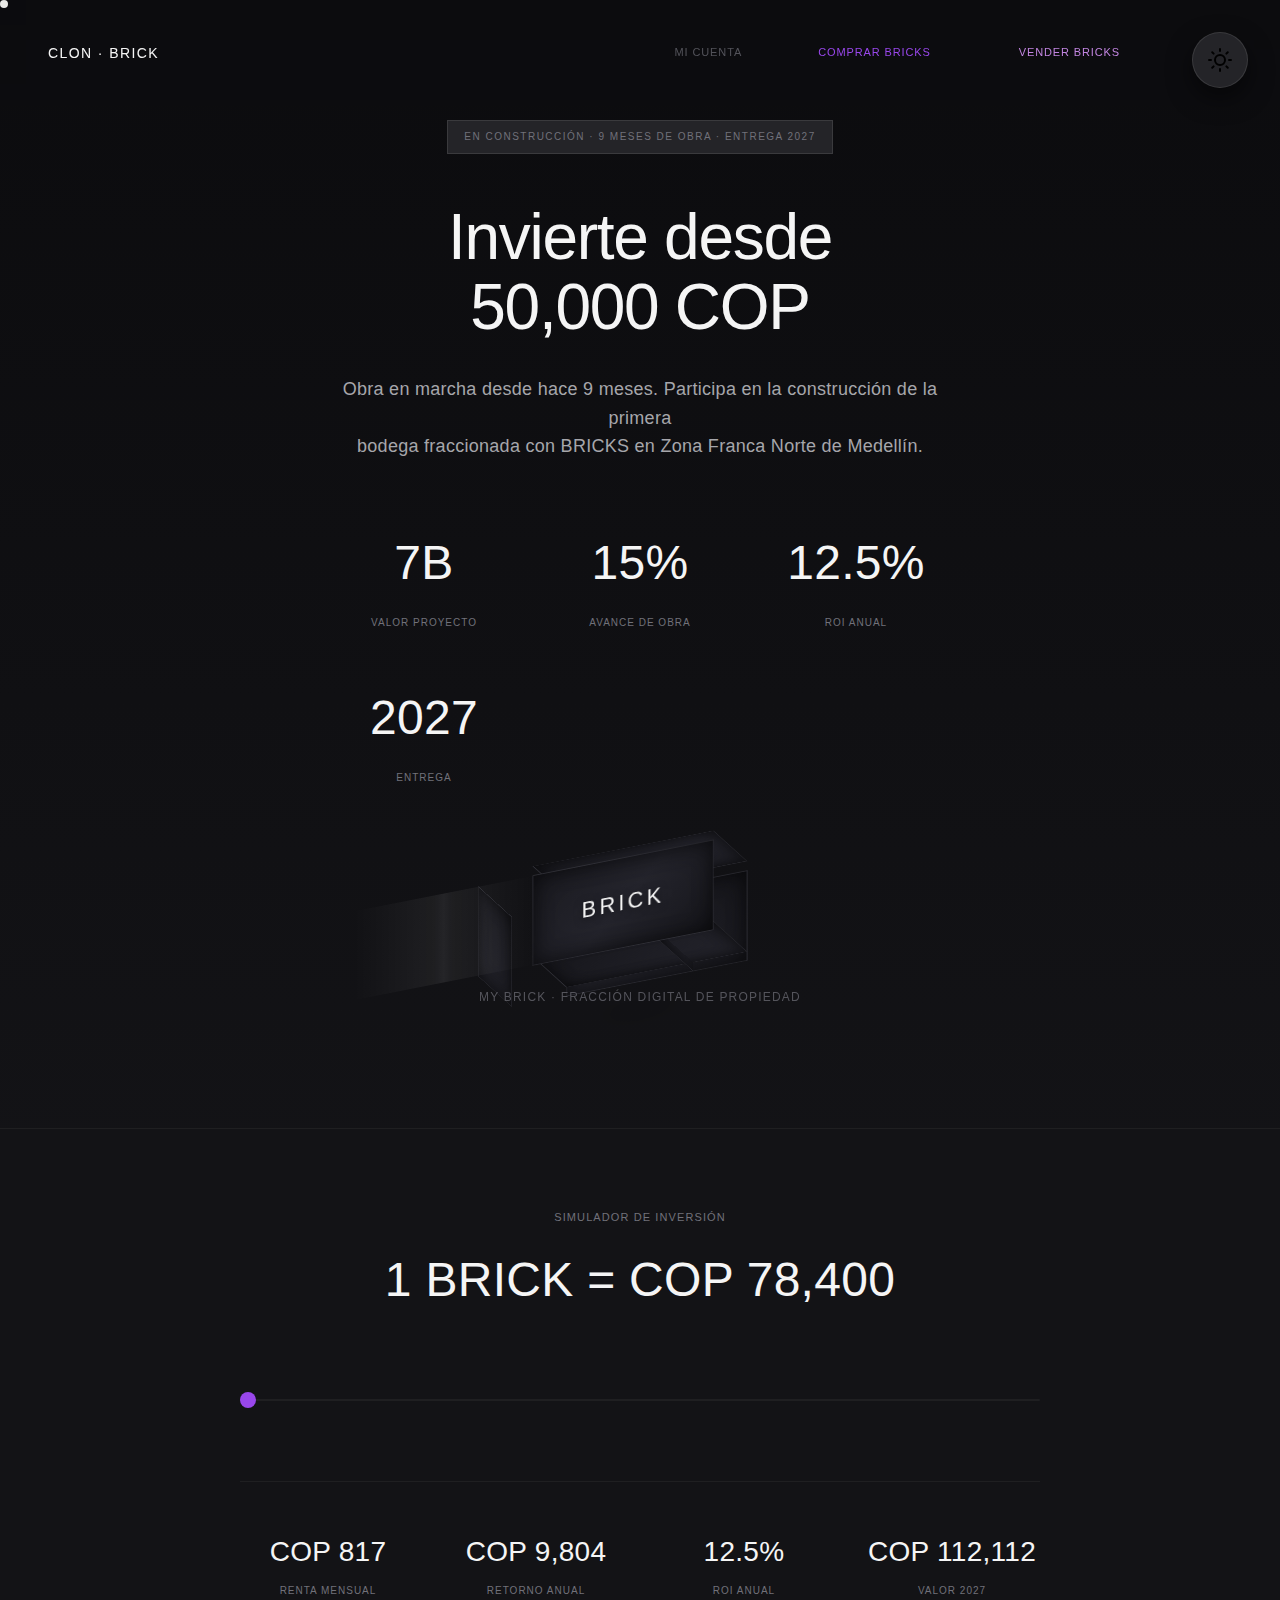
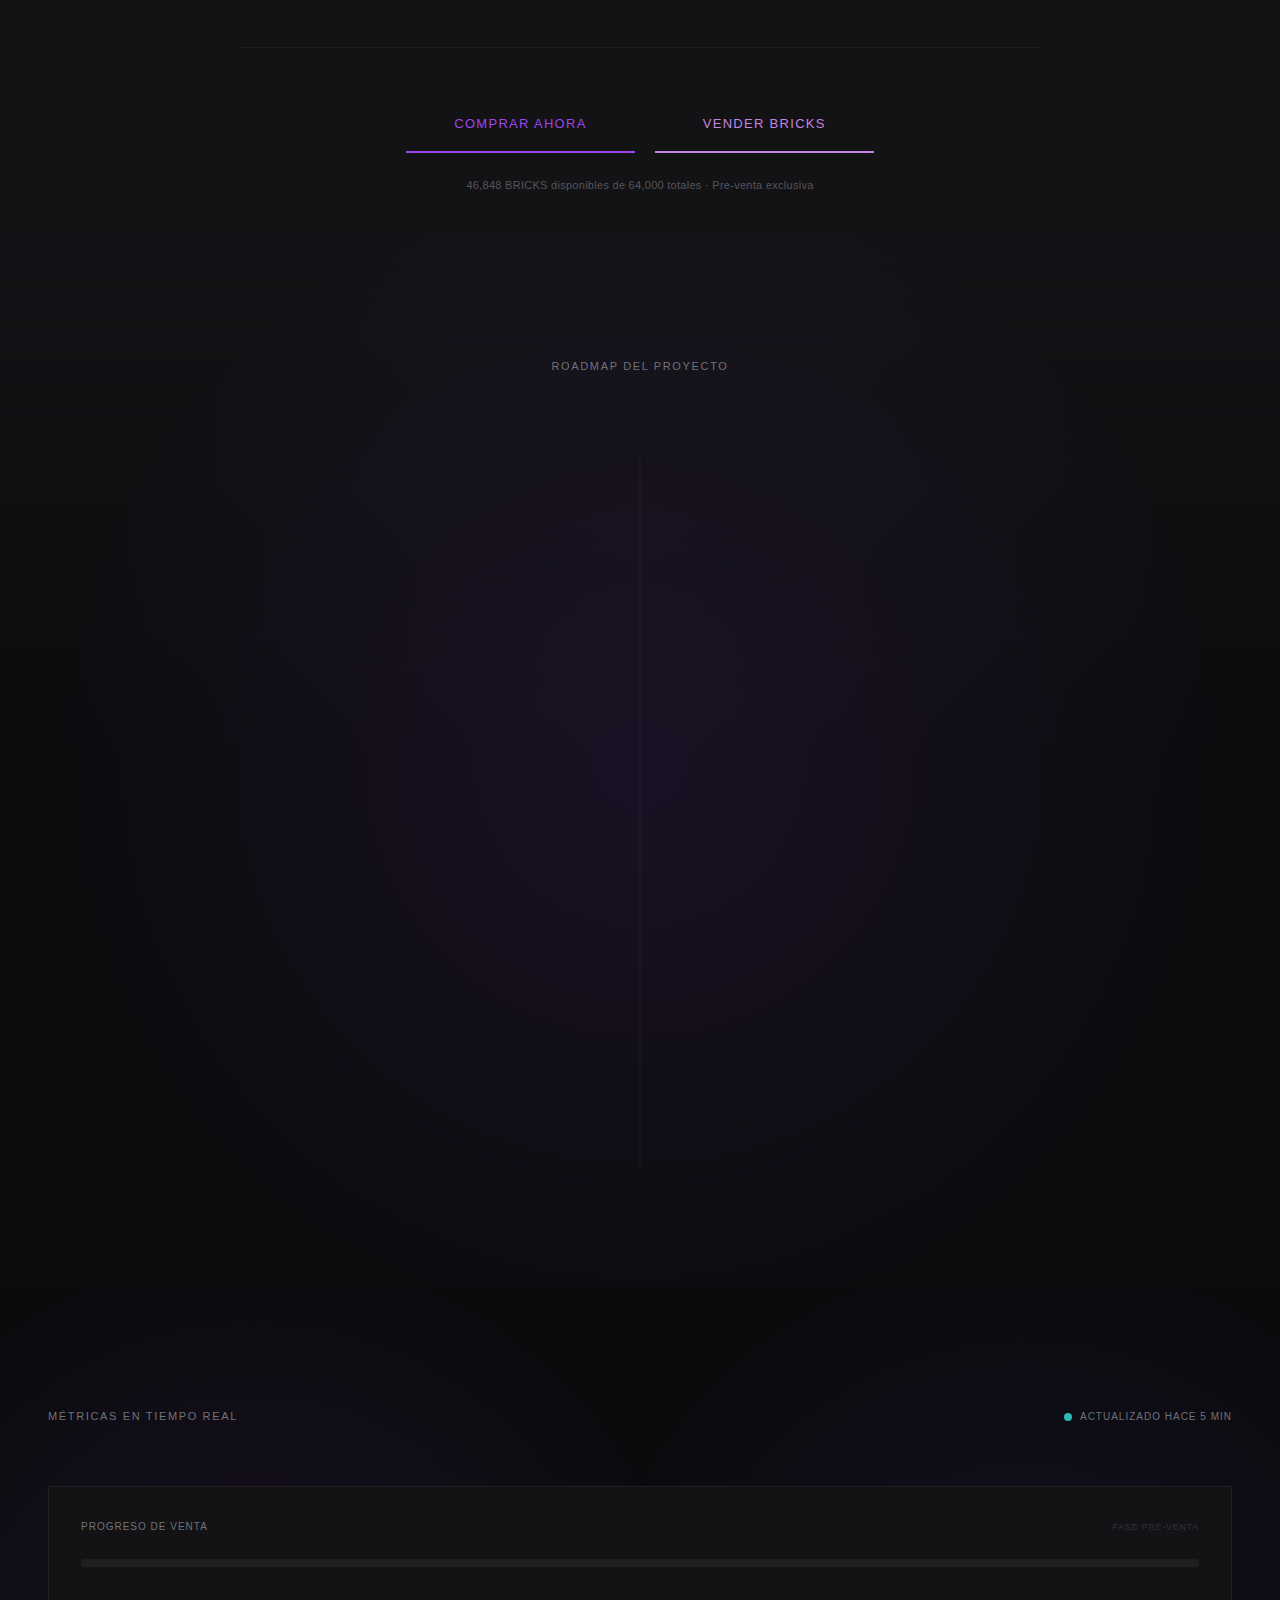
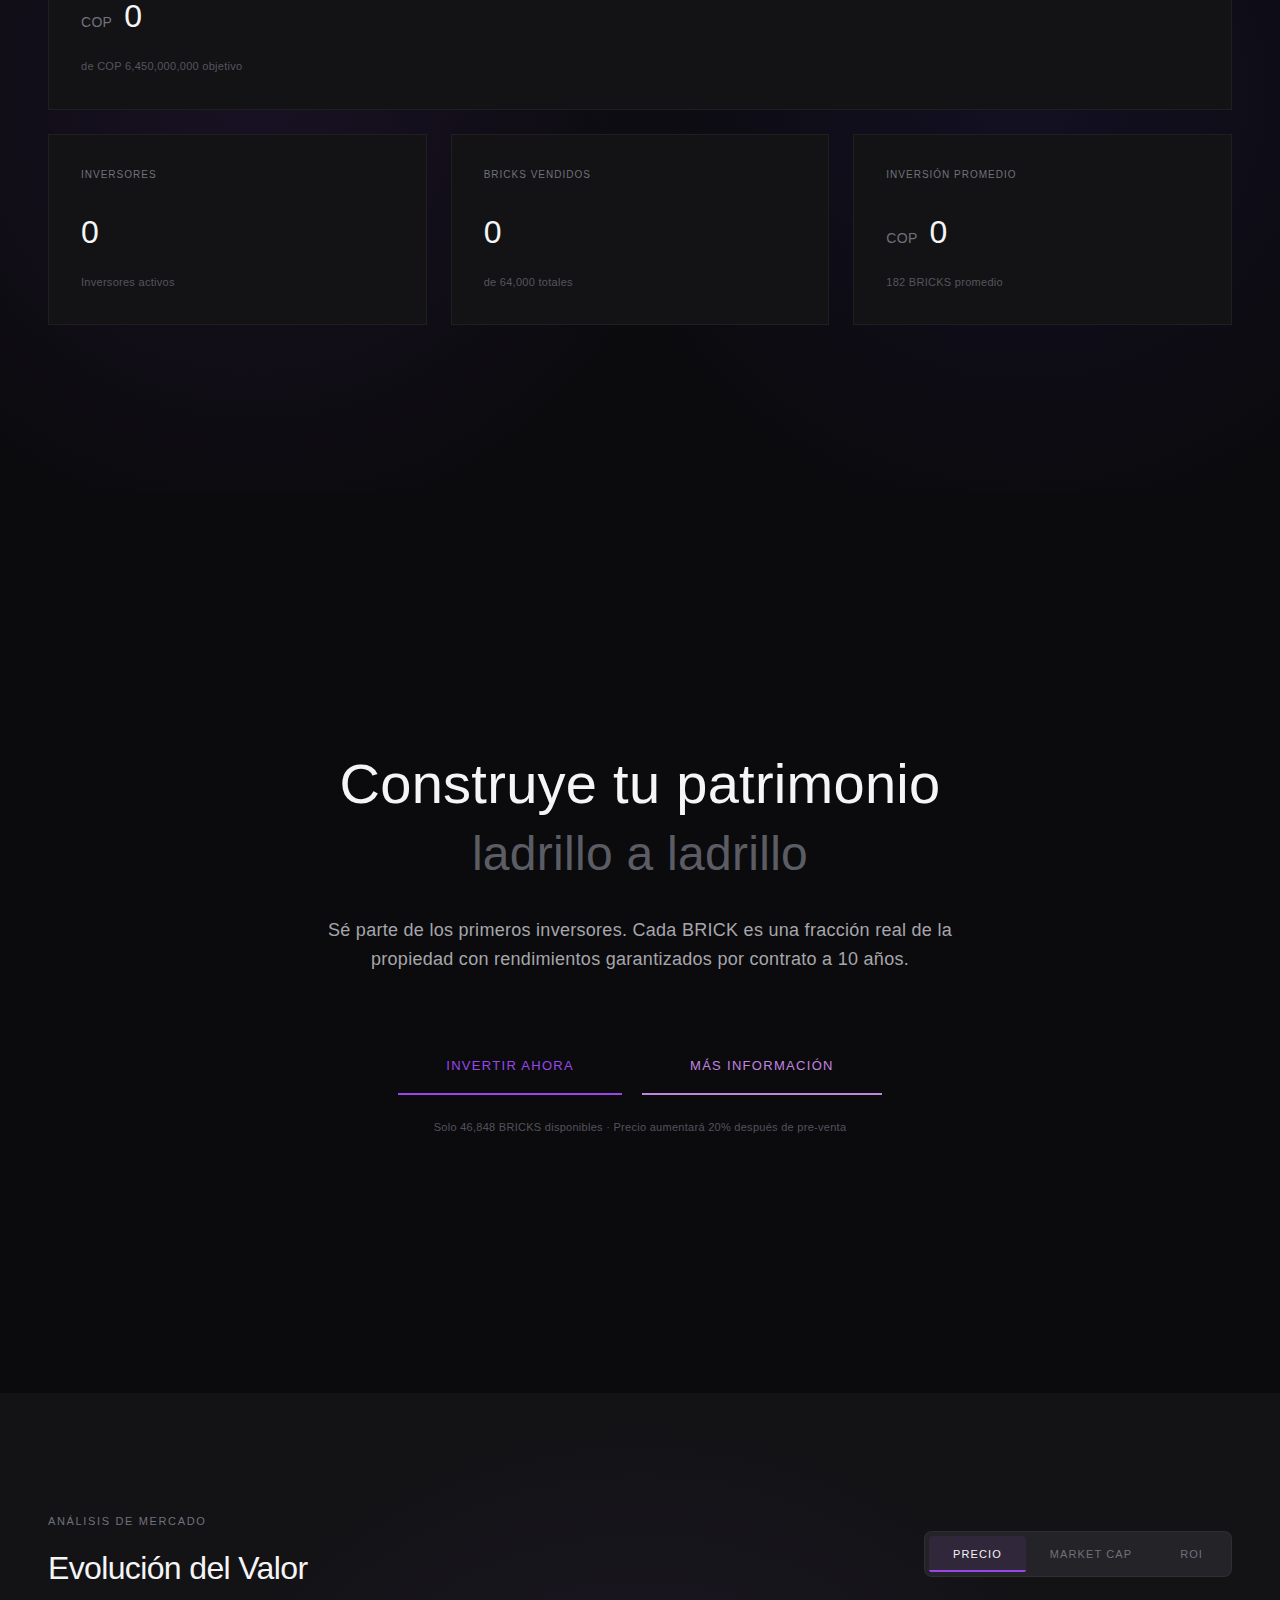
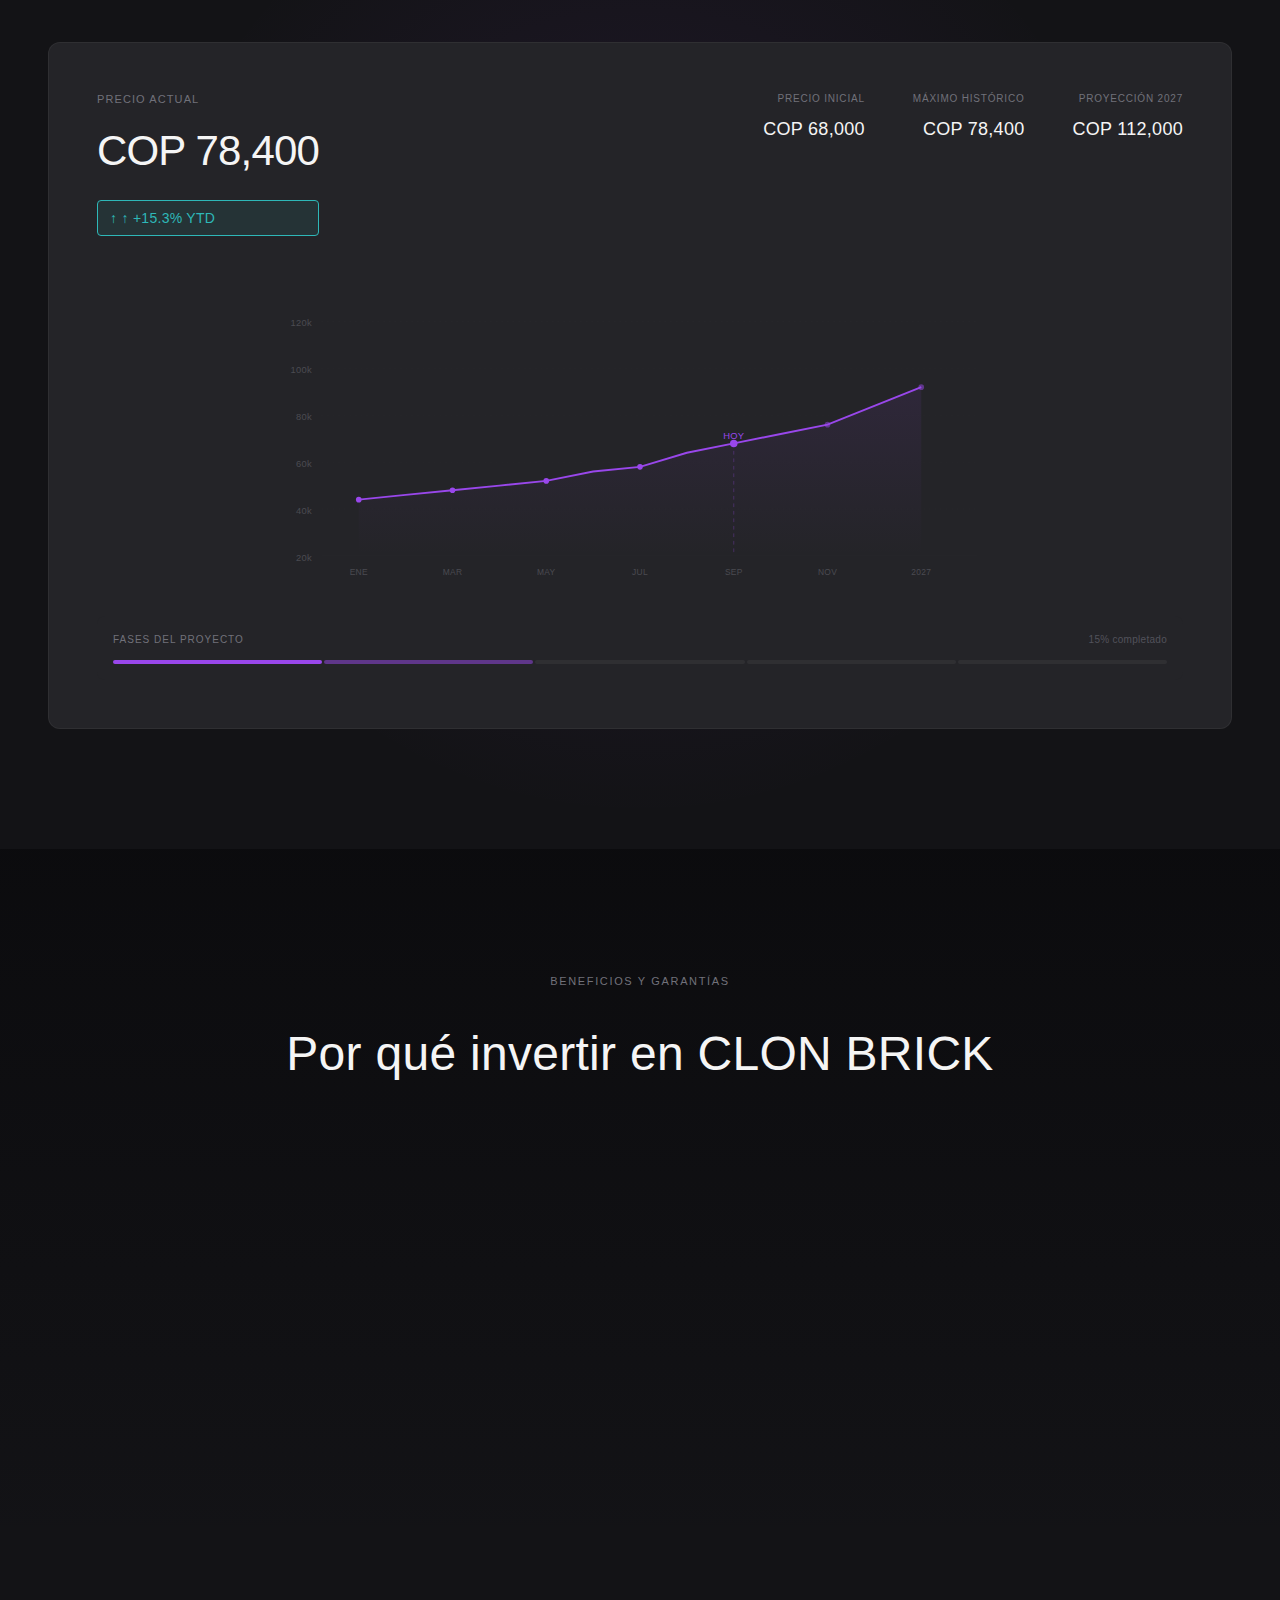
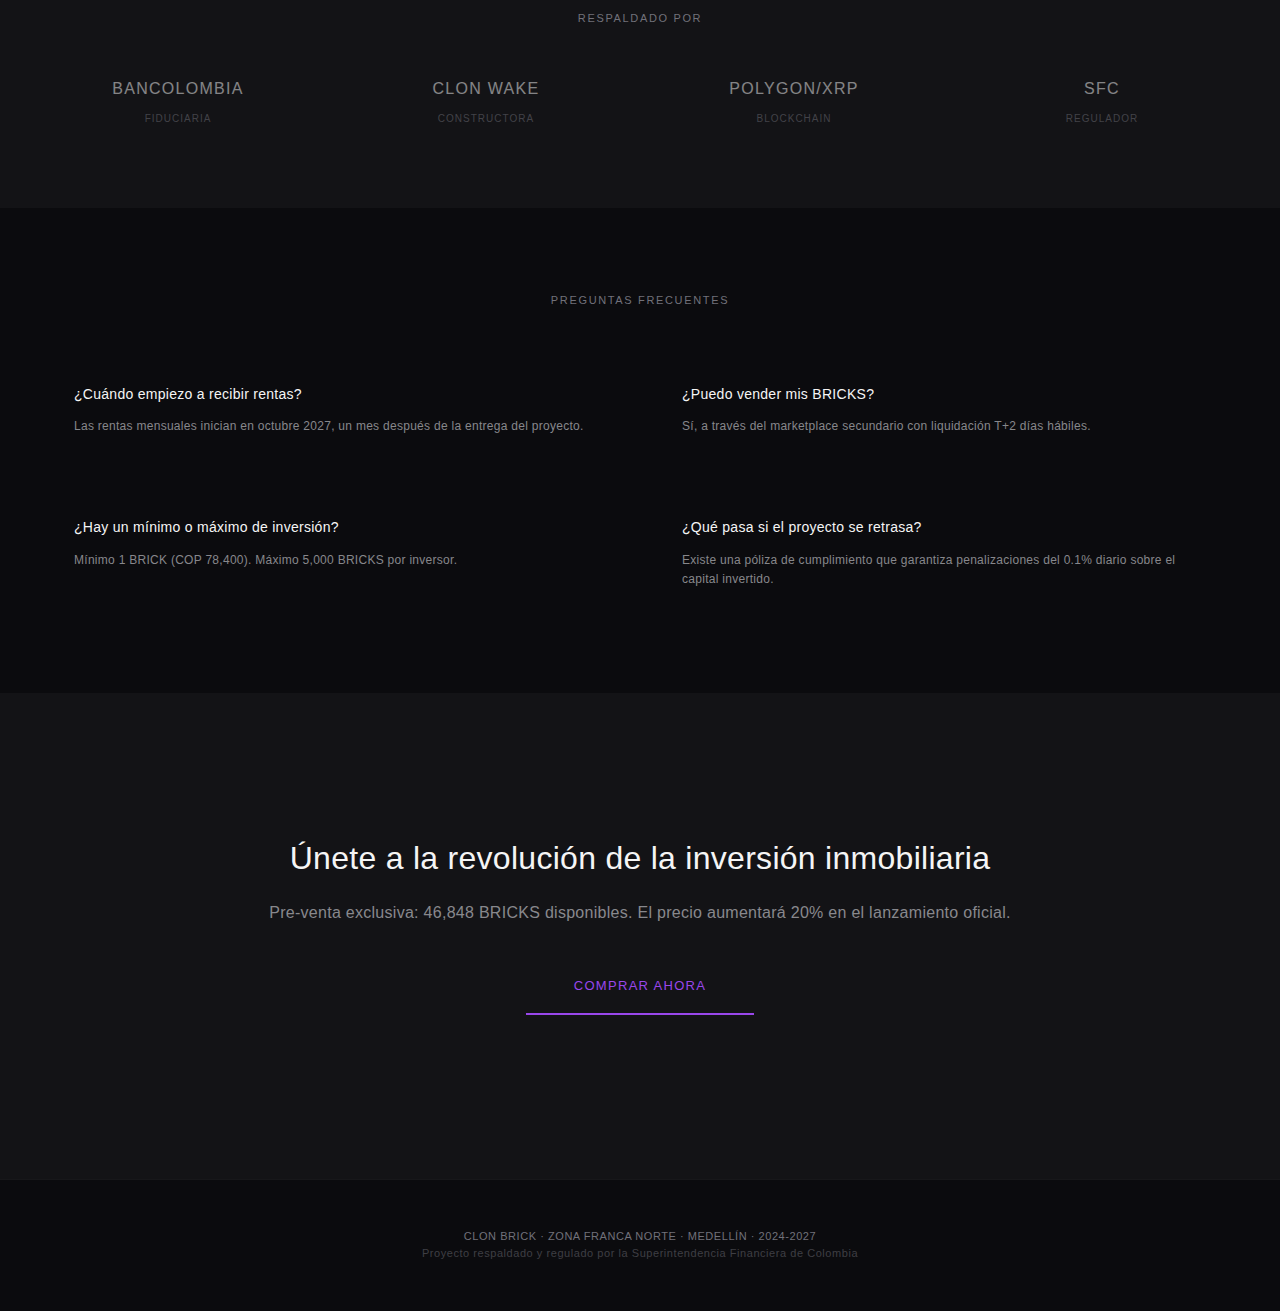
<file: index.html>
<!DOCTYPE html>
<html lang="es">
<head>
    <meta charset="UTF-8">
    <meta name="viewport" content="width=device-width, initial-scale=1.0">
    <meta name="description" content="Invierte en bienes raíces fraccionados desde COP 50,000. CLON BRICK - Primera bodega tokenizada en Zona Franca Medellín con 12.5% ROI anual garantizado.">
    <meta name="keywords" content="inversión inmobiliaria, blockchain, zona franca, medellín, bricks, tokenización, real estate">
    <meta name="author" content="CLON BRICK">
    <meta name="theme-color" content="#8B5CF6">
    
    <!-- Open Graph / Facebook -->
    <meta property="og:type" content="website">
    <meta property="og:url" content="https://clonbrick.com/">
    <meta property="og:title" content="CLON BRICK - Inversión Inmobiliaria Fraccionada">
    <meta property="og:description" content="Invierte desde COP 50,000 en bienes raíces tokenizados con 12.5% ROI anual">
    <meta property="og:image" content="https://clonbrick.com/og-image.jpg">
    
    <!-- Twitter -->
    <meta property="twitter:card" content="summary_large_image">
    <meta property="twitter:url" content="https://clonbrick.com/">
    <meta property="twitter:title" content="CLON BRICK - Inversión Inmobiliaria Fraccionada">
    <meta property="twitter:description" content="Invierte desde COP 50,000 en bienes raíces tokenizados">
    
    <title>CLON BRICK - Zona Franca Medellín</title>
    <style>
        * {
            margin: 0;
            padding: 0;
            box-sizing: border-box;
        }

        html {
            overflow-x: hidden;
            width: 100%;
        }

        /* ========================================
           SISTEMA DE TEMAS CON COLORES HSB/HSL
           PALETA MONOCROMÁTICA PÚRPURA
           ======================================== */
        
        :root {
            /* Colores Base en HSL - PALETA MONOCROMÁTICA PÚRPURA */
            /* Dark Theme (Default) */
            --hue-primary: 270; /* Púrpura */
            --hue-secondary: 280; /* Púrpura-Magenta */
            --hue-accent: 250; /* Índigo-Púrpura */
            --hue-success: 180; /* Cyan-Turquesa */
            
            /* Saturación y Luminosidad base */
            --sat-high: 80%;
            --sat-medium: 50%;
            --sat-low: 20%;
            
            --light-high: 95%;
            --light-medium: 50%;
            --light-low: 15%;
        }

        /* Dark Theme (Default) */
        [data-theme="dark"], :root {
            /* Backgrounds */
            --bg-primary: hsl(240, 10%, 5%);      /* #0A0A0B */
            --bg-secondary: hsl(240, 8%, 8%);     /* #131314 */
            --bg-tertiary: hsl(240, 6%, 12%);     /* #1C1C1E */
            --bg-elevated: hsl(240, 5%, 15%);     /* #242426 */
            
            /* Text Colors */
            --text-primary: hsl(0, 0%, 96%);      /* #F5F5F5 */
            --text-secondary: hsl(240, 3%, 66%);  /* #A1A1AA */
            --text-tertiary: hsl(240, 4%, 46%);   /* #71717A */
            --text-muted: hsl(240, 5%, 34%);      /* #52525B */
            
            /* Accent Colors - MONOCROMÁTICO PÚRPURA */
            --accent-primary: hsl(270, 80%, 60%);    /* Purple */
            --accent-primary-hover: hsl(270, 80%, 65%);
            --accent-primary-alpha: hsla(270, 80%, 60%, 0.1);
            --accent-primary-alpha-hover: hsla(270, 80%, 60%, 0.2);
            
            /* Secondary - Púrpura Claro/Lavanda */
            --accent-secondary: hsl(280, 60%, 70%);
            --accent-secondary-hover: hsl(280, 60%, 75%);
            --accent-secondary-alpha: hsla(280, 60%, 70%, 0.1);
            
            /* Accent - Índigo */
            --accent-tertiary: hsl(250, 70%, 55%);
            --accent-tertiary-hover: hsl(250, 70%, 60%);
            --accent-tertiary-alpha: hsla(250, 70%, 55%, 0.1);
            
            /* Status Colors */
            --success: hsl(180, 60%, 45%);  /* Cyan-Turquesa */
            --success-alpha: hsla(180, 60%, 45%, 0.1);
            --warning: hsl(45, 70%, 50%);   /* Dorado suave */
            --warning-alpha: hsla(45, 70%, 50%, 0.1);
            
            /* Eliminamos danger y lo reemplazamos con secondary */
            --highlight: var(--accent-secondary);
            --highlight-alpha: var(--accent-secondary-alpha);
            
            /* Borders */
            --border-subtle: hsla(0, 0%, 100%, 0.05);
            --border-default: hsla(0, 0%, 100%, 0.1);
            --border-strong: hsla(0, 0%, 100%, 0.2);
            
            /* Shadows */
            --shadow-sm: 0 1px 3px rgba(0, 0, 0, 0.3);
            --shadow-md: 0 4px 6px rgba(0, 0, 0, 0.4);
            --shadow-lg: 0 10px 25px rgba(0, 0, 0, 0.5);
            --shadow-xl: 0 20px 40px rgba(0, 0, 0, 0.6);
            
            /* Gradients */
            --gradient-primary: linear-gradient(135deg, var(--accent-primary) 0%, hsl(290, 80%, 60%) 100%);
            --gradient-secondary: linear-gradient(135deg, var(--accent-secondary) 0%, var(--accent-tertiary) 100%);
            --gradient-dark: linear-gradient(180deg, var(--bg-primary) 0%, var(--bg-secondary) 100%);
            --gradient-subtle: linear-gradient(180deg, var(--bg-secondary) 0%, var(--bg-tertiary) 100%);
            
            /* Special Effects */
            --glow-primary: 0 0 20px var(--accent-primary-alpha);
            --glow-secondary: 0 0 20px var(--accent-secondary-alpha);
            --glow-success: 0 0 20px var(--success-alpha);
            
            /* Transitions */
            --transition-fast: 0.2s ease;
            --transition-base: 0.3s ease;
            --transition-slow: 0.5s ease;
            --transition-spring: 0.5s cubic-bezier(0.23, 1, 0.32, 1);
        }

        /* Light Theme */
        [data-theme="light"] {
            /* Backgrounds */
            --bg-primary: hsl(0, 0%, 100%);        /* #FFFFFF */
            --bg-secondary: hsl(240, 5%, 98%);     /* #FAFAFA */
            --bg-tertiary: hsl(240, 5%, 96%);      /* #F5F5F5 */
            --bg-elevated: hsl(0, 0%, 100%);       /* #FFFFFF */
            
            /* Text Colors */
            --text-primary: hsl(240, 10%, 10%);    /* #18181B */
            --text-secondary: hsl(240, 5%, 34%);   /* #52525B */
            --text-tertiary: hsl(240, 4%, 46%);    /* #71717A */
            --text-muted: hsl(240, 3%, 66%);       /* #A1A1AA */
            
            /* Accent Colors - MONOCROMÁTICO PÚRPURA */
            --accent-primary: hsl(270, 80%, 50%);    /* Purple - más oscuro en light */
            --accent-primary-hover: hsl(270, 80%, 45%);
            --accent-primary-alpha: hsla(270, 80%, 50%, 0.1);
            --accent-primary-alpha-hover: hsla(270, 80%, 50%, 0.15);
            
            /* Secondary - Púrpura Claro/Lavanda */
            --accent-secondary: hsl(280, 60%, 60%);
            --accent-secondary-hover: hsl(280, 60%, 55%);
            --accent-secondary-alpha: hsla(280, 60%, 60%, 0.1);
            
            /* Accent - Índigo */
            --accent-tertiary: hsl(250, 70%, 45%);
            --accent-tertiary-hover: hsl(250, 70%, 40%);
            --accent-tertiary-alpha: hsla(250, 70%, 45%, 0.1);
            
            /* Status Colors */
            --success: hsl(180, 60%, 40%);
            --success-alpha: hsla(180, 60%, 40%, 0.1);
            --warning: hsl(45, 70%, 45%);
            --warning-alpha: hsla(45, 70%, 45%, 0.1);
            
            /* Highlight color (reemplaza danger) */
            --highlight: var(--accent-secondary);
            --highlight-alpha: var(--accent-secondary-alpha);
            
            /* Borders */
            --border-subtle: hsla(240, 10%, 10%, 0.06);
            --border-default: hsla(240, 10%, 10%, 0.12);
            --border-strong: hsla(240, 10%, 10%, 0.24);
            
            /* Shadows */
            --shadow-sm: 0 1px 3px rgba(0, 0, 0, 0.08);
            --shadow-md: 0 4px 6px rgba(0, 0, 0, 0.1);
            --shadow-lg: 0 10px 25px rgba(0, 0, 0, 0.12);
            --shadow-xl: 0 20px 40px rgba(0, 0, 0, 0.15);
            
            /* Gradients */
            --gradient-primary: linear-gradient(135deg, var(--accent-primary) 0%, hsl(290, 80%, 50%) 100%);
            --gradient-secondary: linear-gradient(135deg, var(--accent-secondary) 0%, var(--accent-tertiary) 100%);
            --gradient-dark: linear-gradient(180deg, var(--bg-secondary) 0%, var(--bg-tertiary) 100%);
            --gradient-subtle: linear-gradient(180deg, var(--bg-primary) 0%, var(--bg-secondary) 100%);
            
            /* Special Effects */
            --glow-primary: 0 0 20px var(--accent-primary-alpha);
            --glow-secondary: 0 0 20px var(--accent-secondary-alpha);
            --glow-success: 0 0 20px var(--success-alpha);
        }

        section {
            width: 100%;
            position: relative;
        }

        /* ========================================
           ESTILOS BASE
           ======================================== */

        body {
            font-family: -apple-system, BlinkMacSystemFont, 'Segoe UI', 'Roboto', 'Helvetica Neue', 'Arial', sans-serif;
            background: var(--bg-primary);
            color: var(--text-secondary);
            line-height: 1.6;
            font-size: 14px;
            font-weight: 300;
            letter-spacing: 0.02em;
            min-height: 100vh;
            width: 100%;
            display: flex;
            flex-direction: column;
            cursor: none;
            overflow-x: hidden;
            position: relative;
            transition: background-color var(--transition-slow), color var(--transition-slow);
        }

        /* ========================================
           THEME TOGGLE BUTTON
           ======================================== */

        .theme-toggle {
            position: fixed;
            top: 32px;
            right: 32px;
            z-index: 9999;
            background: var(--bg-elevated);
            border: 1px solid var(--border-default);
            width: 56px;
            height: 56px;
            border-radius: 50%;
            display: flex;
            align-items: center;
            justify-content: center;
            cursor: none;
            transition: all var(--transition-base);
            box-shadow: var(--shadow-lg);
        }

        .theme-toggle:hover {
            transform: scale(1.1);
            border-color: var(--accent-primary);
            box-shadow: var(--glow-primary);
        }

        .theme-toggle:active {
            transform: scale(0.95);
        }

        .theme-icon {
            width: 24px;
            height: 24px;
            position: relative;
            transition: all var(--transition-spring);
        }

        /* Sun Icon (Light Mode) */
        .theme-icon .sun {
            position: absolute;
            top: 50%;
            left: 50%;
            transform: translate(-50%, -50%);
            opacity: 0;
            transition: all var(--transition-spring);
        }

        [data-theme="dark"] .theme-icon .sun {
            opacity: 1;
            transform: translate(-50%, -50%) rotate(0deg);
        }

        [data-theme="light"] .theme-icon .sun {
            opacity: 0;
            transform: translate(-50%, -50%) rotate(180deg);
        }

        /* Moon Icon (Dark Mode) */
        .theme-icon .moon {
            position: absolute;
            top: 50%;
            left: 50%;
            transform: translate(-50%, -50%);
            opacity: 1;
            transition: all var(--transition-spring);
        }

        [data-theme="dark"] .theme-icon .moon {
            opacity: 0;
            transform: translate(-50%, -50%) rotate(-180deg);
        }

        [data-theme="light"] .theme-icon .moon {
            opacity: 1;
            transform: translate(-50%, -50%) rotate(0deg);
        }

        /* ========================================
           CUSTOM CURSOR
           ======================================== */

        * {
            cursor: none;
        }

        .cursor {
            width: 8px;
            height: 8px;
            background: var(--text-primary);
            border-radius: 50%;
            position: fixed;
            pointer-events: none;
            z-index: 99999;
            transition: transform var(--transition-fast), 
                        width var(--transition-fast), 
                        height var(--transition-fast), 
                        background var(--transition-fast);
            mix-blend-mode: difference;
        }

        @media (hover: none) and (pointer: coarse) {
            .cursor {
                display: none;
            }
            
            * {
                cursor: auto !important;
            }
            
            a, button, input, .brick-visual {
                cursor: pointer !important;
            }
        }

        .cursor.expand {
            width: 24px;
            height: 24px;
            background: transparent;
            border: 1px solid var(--text-primary);
        }

        /* ========================================
           NAVIGATION
           ======================================== */

        nav {
            position: fixed;
            width: 100%;
            top: 0;
            z-index: 1000;
            padding: 32px 48px;
            background: transparent;
            backdrop-filter: blur(10px);
            -webkit-backdrop-filter: blur(10px);
            transition: all var(--transition-base);
            border: none;
        }

        nav.scrolled {
            background: var(--bg-primary);
            box-shadow: 0 2px 20px rgba(0, 0, 0, 0.1);
        }

        [data-theme="light"] nav.scrolled {
            background: hsla(0, 0%, 100%, 0.95);
            box-shadow: 0 2px 20px rgba(0, 0, 0, 0.05);
        }
        
        @media (max-width: 768px) {
            nav {
                padding: 16px 20px;
                backdrop-filter: none;
                -webkit-backdrop-filter: none;
                background: var(--bg-primary);
            }
        }

        .nav-content {
            max-width: 1400px;
            margin: 0 auto;
            display: flex;
            justify-content: space-between;
            align-items: center;
        }

        .logo {
            font-size: 14px;
            font-weight: 500;
            letter-spacing: 0.1em;
            color: var(--text-primary);
            transition: color var(--transition-base);
        }

        .nav-actions {
            display: flex;
            align-items: center;
            gap: 24px;
            margin-right: 80px; /* Espacio para el theme toggle */
        }

        .account-btn {
            padding: 10px 20px;
            background: transparent;
            color: var(--text-tertiary);
            font-size: 11px;
            letter-spacing: 0.08em;
            text-transform: uppercase;
            text-decoration: none;
            transition: all var(--transition-base);
            border: none;
            opacity: 0.7;
        }

        .account-btn:hover {
            color: var(--text-primary);
            transform: translateY(-1px);
            opacity: 1;
        }

        .cta-nav {
            padding: 12px 32px;
            background: transparent;
            color: var(--accent-primary);
            font-size: 11px;
            letter-spacing: 0.08em;
            text-transform: uppercase;
            text-decoration: none;
            font-weight: 500;
            transition: all var(--transition-base);
            border: none;
            position: relative;
        }

        .cta-nav::after {
            content: '';
            position: absolute;
            bottom: 0;
            left: 50%;
            transform: translateX(-50%);
            width: 0;
            height: 2px;
            background: var(--accent-primary);
            transition: width var(--transition-base);
        }

        .cta-nav:hover {
            color: var(--text-primary);
            transform: translateY(-2px);
        }

        .cta-nav:hover::after {
            width: 100%;
        }

        /* Secondary button style */
        .cta-nav.secondary {
            color: var(--accent-secondary);
        }

        .cta-nav.secondary::after {
            background: var(--accent-secondary);
        }

        .cta-nav.secondary:hover {
            color: var(--text-primary);
        }

        /* Mobile specific styles */
        @media (max-width: 768px) {
            .cta-nav {
                padding: 14px 20px;
                font-size: 11px;
                letter-spacing: 0.06em;
                background: transparent !important;
                border: none !important;
                box-shadow: none !important;
                color: var(--accent-primary) !important;
                opacity: 0.8;
                position: relative;
            }
            
            .cta-nav.secondary {
                color: var(--accent-secondary) !important;
            }
            
            .cta-nav::after {
                display: none;
            }
            
            .cta-nav:active {
                opacity: 0.6;
                transform: scale(0.98);
            }
        }

        /* ========================================
           HERO SECTION
           ======================================== */

        .hero {
            flex: 1;
            display: flex;
            align-items: center;
            justify-content: center;
            padding: 120px 48px 80px;
            position: relative;
            min-height: 100vh;
            width: 100%;
            background: var(--gradient-dark);
        }

        .hero-content {
            max-width: 900px;
            text-align: center;
            position: relative;
            z-index: 1;
        }

        .phase-badge {
            display: inline-block;
            padding: 8px 16px;
            border: 1px solid var(--border-default);
            font-size: 10px;
            letter-spacing: 0.15em;
            margin-bottom: 48px;
            color: var(--text-tertiary);
            text-transform: uppercase;
            background: var(--bg-elevated);
            transition: all var(--transition-base);
        }

        .phase-badge:hover {
            border-color: var(--accent-primary);
            color: var(--accent-primary);
            transform: scale(1.05);
        }

        h1 {
            font-size: clamp(40px, 8vw, 64px);
            font-weight: 200;
            line-height: 1.1;
            margin-bottom: 32px;
            color: var(--text-primary);
            letter-spacing: -0.02em;
            transition: color var(--transition-base);
        }

        .subtitle {
            font-size: 18px;
            color: var(--text-secondary);
            margin-bottom: 64px;
            max-width: 600px;
            margin-left: auto;
            margin-right: auto;
            line-height: 1.6;
            transition: color var(--transition-base);
        }

        /* Key Metrics */
        .key-metrics {
            display: grid;
            grid-template-columns: repeat(auto-fit, minmax(150px, 1fr));
            gap: 48px;
            margin-bottom: 80px;
        }

        .metric {
            text-align: center;
            transition: transform var(--transition-base);
        }

        .metric:hover {
            transform: translateY(-5px);
        }

        .metric-value {
            font-size: clamp(32px, 5vw, 48px);
            font-weight: 200;
            color: var(--text-primary);
            display: block;
            margin-bottom: 8px;
            transition: color var(--transition-base);
        }

        .metric-label {
            font-size: 10px;
            color: var(--text-tertiary);
            letter-spacing: 0.1em;
            text-transform: uppercase;
            transition: color var(--transition-base);
        }

        /* ========================================
           3D BRICK ANIMATION
           ======================================== */

        .brick-container {
            margin: 80px auto;
            display: flex;
            justify-content: center;
            align-items: center;
            position: relative;
            perspective: 1200px;
        }

        .brick-3d-wrapper {
            position: relative;
            display: inline-block;
        }

        .brick-visual {
            width: 200px;
            height: 100px;
            position: relative;
            transform-style: preserve-3d;
            transform: rotateX(25deg) rotateY(-25deg);
            transition: transform var(--transition-spring);
            animation: floatRotate 8s ease-in-out infinite;
            cursor: none;
        }

        @keyframes floatRotate {
            0%, 100% { 
                transform: rotateX(25deg) rotateY(-25deg) translateY(0) scale(1);
            }
            12.5% { 
                transform: rotateX(20deg) rotateY(-35deg) translateY(-15px) scale(1.02);
            }
            25% { 
                transform: rotateX(30deg) rotateY(-20deg) translateY(-10px) scale(1.01);
            }
            37.5% { 
                transform: rotateX(22deg) rotateY(-30deg) translateY(-12px) scale(1.02);
            }
            50% { 
                transform: rotateX(28deg) rotateY(-15deg) translateY(-8px) scale(1);
            }
            62.5% { 
                transform: rotateX(18deg) rotateY(-40deg) translateY(-14px) scale(1.01);
            }
            75% { 
                transform: rotateX(32deg) rotateY(-22deg) translateY(-11px) scale(1.02);
            }
            87.5% { 
                transform: rotateX(24deg) rotateY(-28deg) translateY(-13px) scale(1.01);
            }
        }

        .brick-visual:hover {
            animation-play-state: paused;
            transform: rotateX(15deg) rotateY(-15deg) scale(1.1);
        }

        .brick {
            width: 100%;
            height: 100%;
            position: relative;
            transform-style: preserve-3d;
            animation: shimmer 4s ease-in-out infinite;
        }

        @keyframes shimmer {
            0%, 100% { filter: brightness(1); }
            50% { filter: brightness(1.1); }
        }

        /* Brick Faces */
        .brick-face {
            position: absolute;
            border: 1px solid var(--border-subtle);
            box-shadow: inset 0 0 20px rgba(0, 0, 0, 0.5),
                        inset 0 0 40px rgba(0, 0, 0, 0.3);
            transition: all var(--transition-base);
        }

        [data-theme="dark"] .brick-face {
            background: linear-gradient(135deg, 
                hsl(240, 10%, 10%) 0%, 
                hsl(240, 10%, 16%) 100%);
        }

        [data-theme="light"] .brick-face {
            background: linear-gradient(135deg, 
                hsl(240, 5%, 95%) 0%, 
                hsl(240, 5%, 90%) 100%);
            box-shadow: inset 0 0 20px rgba(0, 0, 0, 0.05),
                        inset 0 0 40px rgba(0, 0, 0, 0.02);
        }

        .brick-face.front {
            width: 200px;
            height: 100px;
            transform: translateZ(40px);
            display: flex;
            align-items: center;
            justify-content: center;
            font-size: 24px;
            font-weight: 200;
            color: var(--text-primary);
            letter-spacing: 0.15em;
            text-shadow: 0 2px 10px rgba(0, 0, 0, 0.5);
        }

        [data-theme="dark"] .brick-face.front {
            background: linear-gradient(135deg, 
                hsl(240, 10%, 12%) 0%, 
                hsl(240, 10%, 16%) 50%, 
                hsl(240, 10%, 10%) 100%);
        }

        [data-theme="light"] .brick-face.front {
            background: linear-gradient(135deg, 
                hsl(240, 5%, 98%) 0%, 
                hsl(240, 5%, 95%) 50%, 
                hsl(240, 5%, 92%) 100%);
            text-shadow: 0 2px 10px rgba(0, 0, 0, 0.1);
        }

        /* Shine effect on front face */
        .brick-face.front::before {
            content: '';
            position: absolute;
            top: 0;
            left: -100%;
            width: 100%;
            height: 100%;
            background: linear-gradient(90deg, 
                transparent 0%, 
                rgba(255, 255, 255, 0.05) 45%, 
                rgba(255, 255, 255, 0.08) 50%, 
                rgba(255, 255, 255, 0.05) 55%, 
                transparent 100%);
            animation: shine 4s ease-in-out infinite;
        }

        @keyframes shine {
            0%, 100% { left: -100%; }
            50% { left: 100%; }
        }

        .brick-face.back {
            width: 200px;
            height: 100px;
            transform: translateZ(-40px) rotateY(180deg);
        }

        .brick-face.top {
            width: 200px;
            height: 80px;
            transform: rotateX(90deg) translateZ(50px);
        }

        .brick-face.bottom {
            width: 200px;
            height: 80px;
            transform: rotateX(-90deg) translateZ(50px);
        }

        .brick-face.left {
            width: 80px;
            height: 100px;
            transform: rotateY(-90deg) translateZ(100px);
        }

        .brick-face.right {
            width: 80px;
            height: 100px;
            transform: rotateY(90deg) translateZ(100px);
        }

        /* Brick Shadow */
        .brick-shadow {
            position: absolute;
            bottom: -60px;
            left: 50%;
            transform: translateX(-50%);
            width: 180px;
            height: 20px;
            background: radial-gradient(ellipse at center, 
                rgba(0, 0, 0, 0.3) 0%, 
                transparent 70%);
            filter: blur(15px);
            animation: shadowPulse 8s ease-in-out infinite;
        }

        [data-theme="light"] .brick-shadow {
            background: radial-gradient(ellipse at center, 
                rgba(0, 0, 0, 0.15) 0%, 
                transparent 70%);
        }

        @keyframes shadowPulse {
            0%, 100% { 
                transform: translateX(-50%) scale(1);
                opacity: 0.3;
            }
            25% { 
                transform: translateX(-50%) scale(1.1);
                opacity: 0.4;
            }
            50% { 
                transform: translateX(-50%) scale(1.05);
                opacity: 0.35;
            }
            75% { 
                transform: translateX(-50%) scale(1.08);
                opacity: 0.38;
            }
        }

        .my-brick-label {
            position: absolute;
            bottom: -40px;
            left: 50%;
            transform: translateX(-50%);
            font-size: 12px;
            color: var(--text-tertiary);
            letter-spacing: 0.1em;
            text-transform: uppercase;
            white-space: nowrap;
            opacity: 0.7;
            transition: all var(--transition-base);
        }

        /* Hover glow effect */
        .brick-visual::after {
            content: '';
            position: absolute;
            top: 50%;
            left: 50%;
            transform: translate(-50%, -50%);
            width: 250px;
            height: 150px;
            background: radial-gradient(circle, 
                var(--accent-primary-alpha) 0%, 
                transparent 70%);
            opacity: 0;
            transition: opacity var(--transition-slow);
            pointer-events: none;
        }

        .brick-visual:hover::after {
            opacity: 1;
        }

        /* Fade-in animations */
        .fade-in {
            opacity: 0;
            transform: translateY(20px);
            animation: fadeIn 1s ease forwards;
        }

        @keyframes fadeIn {
            to {
                opacity: 1;
                transform: translateY(0);
            }
        }

        .fade-in-delay-1 { animation-delay: 0.2s; }
        .fade-in-delay-2 { animation-delay: 0.4s; }
        .fade-in-delay-3 { animation-delay: 0.6s; }

        /* ========================================
           CALCULATOR SECTION
           ======================================== */

        .calculator-section {
            padding: 80px 48px 40px;
            background: var(--bg-secondary);
            border-top: 1px solid var(--border-subtle);
            transition: background-color var(--transition-base);
            width: 100%;
        }

        .calculator {
            max-width: 800px;
            margin: 0 auto;
        }

        .calc-header {
            text-align: center;
            margin-bottom: 48px;
        }

        .calc-title {
            font-size: 11px;
            color: var(--text-tertiary);
            letter-spacing: 0.1em;
            text-transform: uppercase;
            margin-bottom: 16px;
            transition: color var(--transition-base);
        }

        .amount-display {
            font-size: clamp(36px, 6vw, 48px);
            font-weight: 200;
            color: var(--text-primary);
            transition: color var(--transition-base);
        }

        /* Slider Container */
        .slider-container {
            margin-bottom: 48px;
            position: relative;
        }

        .slider {
            width: 100%;
            height: 2px;
            background: var(--border-subtle);
            outline: none;
            -webkit-appearance: none;
            margin: 32px 0;
            border-radius: 2px;
            position: relative;
            transition: background var(--transition-base);
        }

        .slider::-webkit-slider-thumb {
            -webkit-appearance: none;
            width: 16px;
            height: 16px;
            background: var(--accent-primary);
            cursor: none;
            border-radius: 50%;
            transition: all var(--transition-base);
            box-shadow: none;
            border: none;
        }

        .slider::-moz-range-thumb {
            width: 16px;
            height: 16px;
            background: var(--accent-primary);
            cursor: none;
            border-radius: 50%;
            border: none;
            transition: all var(--transition-base);
            box-shadow: none;
        }

        .slider:hover::-webkit-slider-thumb {
            transform: scale(1.2);
        }

        .slider:hover::-moz-range-thumb {
            transform: scale(1.2);
        }

        /* Slider Track Fill */
        .slider-track {
            position: absolute;
            height: 2px;
            background: var(--accent-primary);
            border-radius: 2px;
            top: 50%;
            transform: translateY(-50%);
            pointer-events: none;
            transition: width var(--transition-fast);
        }
        
        @media (max-width: 768px) {
            .slider {
                height: 1px;
                background: var(--border-subtle);
            }
            
            .slider-track {
                height: 1px;
            }
            
            .slider::-webkit-slider-thumb,
            .slider::-moz-range-thumb {
                width: 24px;
                height: 24px;
            }
        }

        /* Calculator Results Grid */
        .calc-results {
            display: grid;
            grid-template-columns: repeat(auto-fit, minmax(150px, 1fr));
            gap: 32px;
            padding: 48px 0;
            border-top: 1px solid var(--border-subtle);
            border-bottom: 1px solid var(--border-subtle);
            margin-bottom: 48px;
        }

        .result {
            text-align: center;
            transition: transform var(--transition-base);
        }

        .result:hover {
            transform: translateY(-5px);
        }

        .result-value {
            font-size: clamp(24px, 3vw, 28px);
            font-weight: 200;
            color: var(--text-primary);
            margin-bottom: 8px;
            transition: color var(--transition-base);
        }

        .result-label {
            font-size: 10px;
            color: var(--text-tertiary);
            letter-spacing: 0.1em;
            text-transform: uppercase;
            transition: color var(--transition-base);
        }

        /* CTA Container */
        .cta-container {
            text-align: center;
        }

        .cta-buttons {
            display: flex;
            justify-content: center;
            gap: 20px;
            margin-bottom: 24px;
        }

        .cta-main {
            display: inline-block;
            padding: 18px 48px;
            background: transparent;
            color: var(--accent-primary);
            font-size: 13px;
            letter-spacing: 0.1em;
            text-transform: uppercase;
            text-decoration: none;
            font-weight: 500;
            transition: all var(--transition-base);
            cursor: none;
            position: relative;
            overflow: hidden;
            border: none;
        }

        .cta-main::before {
            content: '';
            position: absolute;
            bottom: 0;
            left: 0;
            width: 100%;
            height: 2px;
            background: var(--accent-primary);
            transition: height var(--transition-base);
        }

        .cta-main:hover {
            color: var(--text-primary);
            transform: translateY(-2px);
        }

        .cta-main:hover::before {
            height: 100%;
            opacity: 0.1;
        }

        /* Secondary CTA style */
        .cta-main.secondary {
            color: var(--accent-secondary);
        }

        .cta-main.secondary::before {
            background: var(--accent-secondary);
        }

        .cta-main.secondary:hover {
            color: var(--text-primary);
        }

        /* Mobile specific for CTA buttons */
        @media (max-width: 768px) {
            .cta-main {
                padding: 16px 32px;
                font-size: 14px;
                background: transparent !important;
                border: none !important;
                box-shadow: none !important;
                width: auto;
                min-width: 140px;
                color: var(--accent-primary) !important;
                position: relative;
            }
            
            .cta-main::before {
                content: '';
                position: absolute;
                bottom: 0;
                left: 50%;
                transform: translateX(-50%);
                width: 80%;
                height: 1px;
                background: var(--accent-primary);
                opacity: 0.3;
            }
            
            .cta-main:active {
                transform: scale(0.98);
                opacity: 0.8;
            }
            
            .cta-main.secondary {
                color: var(--accent-secondary) !important;
            }
            
            .cta-main.secondary::before {
                background: var(--accent-secondary);
            }
            
            .cta-buttons {
                flex-direction: row;
                gap: 20px;
                justify-content: center;
            }
        }

        .availability-note {
            font-size: 11px;
            color: var(--text-tertiary);
            margin-top: 24px;
            opacity: 0.7;
            transition: color var(--transition-base);
        }

        /* ========================================
           TIMELINE SECTION
           ======================================== */

        .timeline {
            padding: 120px 48px;
            background: linear-gradient(180deg, var(--bg-secondary) 0%, var(--bg-primary) 50%, var(--bg-primary) 100%);
            position: relative;
            overflow: hidden;
            width: 100%;
        }

        .timeline::before {
            content: '';
            position: absolute;
            top: 0;
            left: 0;
            right: 0;
            bottom: 0;
            background: radial-gradient(circle at 50% 50%, 
                var(--accent-primary-alpha) 0%, 
                transparent 70%);
            pointer-events: none;
        }

        .timeline-container {
            max-width: 1200px;
            margin: 0 auto;
            position: relative;
        }

        .timeline-header {
            text-align: center;
            margin-bottom: 80px;
        }

        .timeline-title {
            font-size: 11px;
            color: var(--text-tertiary);
            letter-spacing: 0.15em;
            text-transform: uppercase;
            transition: color var(--transition-base);
        }

        .timeline-wrapper {
            position: relative;
            padding: 0 60px;
        }

        .timeline-line {
            position: absolute;
            left: 50%;
            top: 0;
            bottom: 0;
            width: 1px;
            background: var(--border-subtle);
            transform: translateX(-50%);
        }

        .timeline-progress {
            position: absolute;
            top: 0;
            left: 0;
            width: 100%;
            height: 0%;
            background: linear-gradient(180deg, 
                var(--accent-primary) 0%, 
                var(--accent-primary-alpha) 50%,
                transparent 100%);
            transition: height 1s cubic-bezier(0.23, 1, 0.32, 1);
            box-shadow: 0 0 20px var(--accent-primary-alpha);
        }

        /* Timeline Items */
        .timeline-item {
            display: flex;
            justify-content: space-between;
            align-items: center;
            margin-bottom: 100px;
            opacity: 0;
            transform: translateY(30px);
            transition: all 0.8s cubic-bezier(0.23, 1, 0.32, 1);
            position: relative;
            filter: blur(10px);
        }

        .timeline-item.visible {
            opacity: 1;
            transform: translateY(0);
            filter: blur(0);
        }

        .timeline-item:nth-child(even) {
            flex-direction: row-reverse;
        }

        .timeline-item:last-child {
            margin-bottom: 0;
        }

        .timeline-date {
            flex: 1;
            font-size: 12px;
            color: var(--text-tertiary);
            letter-spacing: 0.1em;
            text-align: right;
            padding-right: 60px;
            transition: color var(--transition-base);
        }

        .timeline-item:nth-child(even) .timeline-date {
            text-align: left;
            padding-right: 0;
            padding-left: 60px;
        }

        .timeline-content {
            flex: 1;
            padding-left: 60px;
        }

        .timeline-item:nth-child(even) .timeline-content {
            padding-left: 0;
            padding-right: 60px;
            text-align: right;
        }

        .timeline-heading {
            font-size: 20px;
            font-weight: 300;
            color: var(--text-primary);
            margin-bottom: 8px;
            letter-spacing: -0.02em;
            transition: color var(--transition-base);
        }

        .timeline-description {
            font-size: 14px;
            color: var(--text-secondary);
            opacity: 0.7;
            transition: all var(--transition-base);
        }

        /* Timeline Dots */
        .timeline-dot {
            position: absolute;
            left: 50%;
            top: 50%;
            transform: translate(-50%, -50%);
            width: 12px;
            height: 12px;
            background: var(--bg-primary);
            border: 2px solid var(--border-default);
            border-radius: 50%;
            z-index: 2;
            transition: all var(--transition-base);
        }

        .timeline-dot.active {
            background: var(--bg-secondary);
            border-color: var(--accent-primary);
            box-shadow: 0 0 0 8px var(--accent-primary-alpha);
            animation: pulse 2s ease infinite;
        }

        .timeline-dot.passed {
            background: var(--accent-primary);
            border-color: var(--accent-primary);
        }

        @keyframes pulse {
            0%, 100% { 
                box-shadow: 0 0 0 8px var(--accent-primary-alpha);
            }
            50% { 
                box-shadow: 0 0 0 16px transparent;
            }
        }

        /* Current phase indicator */
        .timeline-item.current::before {
            content: 'PRÓXIMO';
            position: absolute;
            left: 50%;
            top: -25px;
            transform: translateX(-50%);
            font-size: 9px;
            color: var(--accent-primary);
            letter-spacing: 0.2em;
            animation: blink 2s ease infinite;
        }

        @keyframes blink {
            0%, 100% { opacity: 0.6; }
            50% { opacity: 1; }
        }

        /* Hover effects */
        .timeline-item {
            cursor: none;
        }

        .timeline-item:hover {
            transform: translateY(0) scale(1.02);
        }

        .timeline-item:hover .timeline-dot {
            transform: translate(-50%, -50%) scale(1.5);
            border-color: var(--accent-primary);
        }

        .timeline-item:hover .timeline-heading {
            color: var(--accent-primary);
            text-shadow: 0 0 20px var(--accent-primary-alpha);
        }

        .timeline-item:hover .timeline-description {
            opacity: 1;
        }

        /* ========================================
           DASHBOARD METRICS SECTION
           ======================================== */

        .dashboard-section {
            padding: 120px 48px;
            background: var(--bg-primary);
            position: relative;
            overflow: hidden;
            width: 100%;
        }

        .dashboard-section::before {
            content: '';
            position: absolute;
            top: 0;
            left: 0;
            right: 0;
            bottom: 0;
            background: radial-gradient(circle at 20% 50%, 
                var(--accent-primary-alpha) 0%, 
                transparent 40%),
                radial-gradient(circle at 80% 50%, 
                var(--accent-tertiary-alpha) 0%, 
                transparent 40%);
            pointer-events: none;
        }

        .dashboard-container {
            max-width: 1400px;
            margin: 0 auto;
            position: relative;
            z-index: 1;
        }

        .dashboard-header {
            display: flex;
            justify-content: space-between;
            align-items: center;
            margin-bottom: 60px;
        }

        .dashboard-title {
            font-size: 11px;
            color: var(--text-tertiary);
            letter-spacing: 0.15em;
            text-transform: uppercase;
            transition: color var(--transition-base);
        }

        .live-indicator {
            display: flex;
            align-items: center;
            gap: 8px;
            font-size: 10px;
            color: var(--text-tertiary);
            letter-spacing: 0.1em;
        }

        .live-dot {
            width: 8px;
            height: 8px;
            background: var(--success);
            border-radius: 50%;
            animation: livePulse 2s ease infinite;
        }

        @keyframes livePulse {
            0%, 100% { 
                opacity: 1;
                transform: scale(1);
            }
            50% { 
                opacity: 0.6;
                transform: scale(1.2);
            }
        }

        /* Metrics Grid */
        .metrics-grid {
            display: grid;
            grid-template-columns: repeat(3, 1fr);
            gap: 24px;
            margin-bottom: 48px;
        }

        .metric-card {
            background: var(--bg-secondary);
            border: 1px solid var(--border-subtle);
            padding: 32px;
            position: relative;
            transition: all var(--transition-base);
        }

        .metric-card:hover {
            border-color: var(--border-default);
            transform: translateY(-2px);
            box-shadow: var(--shadow-lg);
        }

        .metric-card.large {
            grid-column: span 3;
        }

        .metric-card.wide {
            grid-column: span 2;
        }

        .metric-card-header {
            display: flex;
            justify-content: space-between;
            align-items: center;
            margin-bottom: 24px;
        }

        .metric-card-title {
            font-size: 10px;
            color: var(--text-tertiary);
            letter-spacing: 0.1em;
            text-transform: uppercase;
            transition: color var(--transition-base);
        }

        .metric-card-badge {
            font-size: 9px;
            color: var(--text-muted);
            opacity: 0.5;
            letter-spacing: 0.08em;
        }

        .metric-card-value {
            display: flex;
            align-items: baseline;
            gap: 12px;
            margin-bottom: 12px;
        }

        .currency {
            font-size: 14px;
            color: var(--text-tertiary);
            font-weight: 300;
        }

        .amount {
            font-size: 32px;
            font-weight: 200;
            color: var(--text-primary);
            letter-spacing: -0.02em;
            transition: color var(--transition-base);
        }

        .metric-card-subtext {
            font-size: 11px;
            color: var(--text-tertiary);
            opacity: 0.7;
            transition: color var(--transition-base);
        }

        /* Progress Bar */
        .progress-container {
            margin-bottom: 24px;
        }

        .progress-bar-bg {
            width: 100%;
            height: 8px;
            background: var(--border-subtle);
            position: relative;
            overflow: hidden;
            border-radius: 4px;
        }

        .progress-bar-fill {
            height: 100%;
            background: var(--gradient-primary);
            position: relative;
            transition: width 2s cubic-bezier(0.23, 1, 0.32, 1);
            border-radius: 4px;
            width: 0;
        }

        .progress-bar-fill.animate {
            width: 26.8%;
        }

        .progress-bar-fill::after {
            content: '';
            position: absolute;
            top: 0;
            right: 0;
            bottom: 0;
            width: 2px;
            background: var(--text-primary);
            animation: progressPulse 1s ease infinite;
        }

        @keyframes progressPulse {
            0%, 100% { opacity: 1; }
            50% { opacity: 0.3; }
        }

        /* Mobile Responsive */
        @media (max-width: 768px) {
            .timeline {
                padding: 80px 24px;
            }

            .timeline-wrapper {
                padding: 0 20px;
            }

            .timeline-line {
                left: 30px;
            }

            .timeline-item {
                flex-direction: column !important;
                align-items: flex-start !important;
                padding-left: 60px;
                margin-bottom: 60px;
            }

            .timeline-date {
                text-align: left !important;
                padding: 0 !important;
                margin-bottom: 10px;
            }

            .timeline-content {
                padding: 0 !important;
                text-align: left !important;
            }

            .timeline-dot {
                left: 30px;
            }

            .timeline-item.current::before {
                left: 30px;
            }

            .dashboard-section {
                padding: 80px 24px;
            }

            .metrics-grid {
                grid-template-columns: 1fr;
                gap: 16px;
            }

            .metric-card.large,
            .metric-card.wide {
                grid-column: span 1;
            }
            
            .cta-buttons {
                flex-direction: column;
                gap: 16px;
            }
            
            .cta-main {
                width: 100%;
            }
            
            .benefit-card {
                min-width: 0;
            }
            
            .faq-item {
                min-width: 0;
            }
            
            .theme-toggle {
                position: fixed;
                bottom: 24px;
                right: 24px;
                top: auto;
                width: 44px;
                height: 44px;
                background: var(--bg-elevated) !important;
                border: 1px solid var(--border-subtle) !important;
                box-shadow: var(--shadow-md) !important;
                z-index: 9997;
            }
            
            .theme-icon {
                opacity: 0.8;
            }
            
            .theme-toggle:hover {
                transform: none;
                box-shadow: var(--shadow-md) !important;
            }
            
            .theme-toggle:active {
                transform: scale(0.95);
                opacity: 0.8;
            }
            
            nav {
                padding: 20px 24px;
            }
            
            .nav-actions {
                gap: 12px;
                margin-right: 60px;
            }
            
            .account-btn {
                display: none;
            }
            
            .cta-nav {
                padding: 10px 16px;
                font-size: 10px;
            }
            
            /* Ultra minimal nav on mobile */
            nav {
                padding: 12px 16px !important;
                background: var(--bg-primary) !important;
                border: none !important;
                backdrop-filter: none !important;
                box-shadow: none !important;
            }
            
            nav.scrolled {
                box-shadow: 0 1px 0 var(--border-subtle) !important;
            }
            
            .nav-content {
                justify-content: space-between;
                align-items: center;
            }
            
            .logo {
                font-size: 13px;
                font-weight: 400;
                letter-spacing: 0.05em;
            }
            
            .nav-actions {
                margin-right: 0;
                gap: 4px;
                display: flex;
                align-items: center;
            }
            
            h1 {
                font-size: 36px;
            }
            
            .subtitle {
                font-size: 16px;
                padding: 0 20px;
            }
            
            .key-metrics {
                grid-template-columns: repeat(2, 1fr);
                gap: 24px;
            }
            
            .brick-visual {
                width: 150px;
                height: 75px;
            }
            
            .brick-face.front {
                width: 150px;
                height: 75px;
                font-size: 18px;
            }
            
            .brick-face.back {
                width: 150px;
                height: 75px;
            }
            
            .brick-face.top,
            .brick-face.bottom {
                width: 150px;
                height: 60px;
            }
            
            .brick-face.left,
            .brick-face.right {
                width: 60px;
                height: 75px;
            }
            
            /* Minimalist mobile adjustments */
            .hero {
                padding: 100px 24px 60px;
            }
            
            .calculator-section {
                padding: 60px 24px;
            }
            
            .timeline {
                padding: 60px 24px;
            }
            
            .dashboard-section {
                padding: 60px 24px;
            }
            
            /* Benefits Section Mobile */
            .benefits-section {
                padding: 60px 24px;
            }
            
            .benefit-card {
                padding: 32px 24px !important;
                margin-bottom: 24px;
            }
            
            .benefit-card h3 {
                font-size: 16px !important;
            }
            
            .benefit-card p {
                font-size: 13px !important;
                opacity: 0.7;
            }
            
            .benefit-card span {
                font-size: 9px !important;
                padding: 4px 8px !important;
                opacity: 0.5 !important;
            }
            
            .charts-section {
                padding: 60px 24px;
            }
            
            section {
                padding: 60px 24px;
            }
            
            /* Remove unnecessary visual elements on mobile */
            .phase-badge {
                border: none;
                background: transparent;
                opacity: 0.7;
            }
            
            .metric-card {
                background: transparent;
                border: none;
                padding: 24px 16px;
            }
            
            .timeline-dot {
                width: 8px;
                height: 8px;
            }
            
            /* Simplify navigation on mobile */
            nav {
                padding: 16px 20px;
                background: var(--bg-primary);
                backdrop-filter: none;
            }
            
            .logo {
                font-size: 12px;
            }
            
            /* Touch-friendly tap targets */
            a, button {
                min-height: 44px;
                min-width: 44px;
                display: inline-flex;
                align-items: center;
                justify-content: center;
            }
            
            /* Reduce visual noise */
            *::before,
            *::after {
                opacity: 0.5;
            }
            
            /* Optimize scrolling performance */
            * {
                -webkit-overflow-scrolling: touch;
            }
        }

        /* Loading State */
        body:not(.loaded) {
            opacity: 0.3;
        }
        
        body.loaded {
            opacity: 1;
        }
        
        /* Scrollbar Styles */
        ::-webkit-scrollbar {
            width: 8px;
            height: 8px;
        }
        
        ::-webkit-scrollbar-track {
            background: var(--bg-secondary);
        }
        
        ::-webkit-scrollbar-thumb {
            background: var(--accent-primary);
            border-radius: 4px;
        }
        
        ::-webkit-scrollbar-thumb:hover {
            background: var(--accent-primary-hover);
        }
        
        /* ========================================
           CHARTS SECTION
           ======================================== */

        .charts-section {
            padding: 120px 48px;
            background: var(--bg-secondary);
            position: relative;
            overflow: hidden;
            width: 100%;
        }

        .charts-section::before {
            content: '';
            position: absolute;
            top: 0;
            left: 0;
            right: 0;
            bottom: 0;
            background: radial-gradient(circle at 50% 50%, 
                var(--accent-primary-alpha) 0%, 
                transparent 60%);
            pointer-events: none;
        }

        .charts-container {
            max-width: 1400px;
            margin: 0 auto;
            position: relative;
            z-index: 1;
        }

        .charts-header {
            display: flex;
            justify-content: space-between;
            align-items: center;
            margin-bottom: 48px;
        }

        .charts-title-group {
            display: flex;
            flex-direction: column;
            gap: 12px;
        }

        .charts-title {
            font-size: 11px;
            color: var(--text-tertiary);
            letter-spacing: 0.15em;
            text-transform: uppercase;
            transition: color var(--transition-base);
        }

        .charts-heading {
            font-size: 32px;
            font-weight: 200;
            color: var(--text-primary);
            letter-spacing: -0.02em;
            transition: color var(--transition-base);
        }

        /* Chart Toggle */
        .chart-toggle {
            display: flex;
            background: var(--bg-elevated);
            border: 1px solid var(--border-subtle);
            padding: 4px;
            border-radius: 8px;
        }

        .toggle-btn {
            padding: 12px 24px;
            background: transparent;
            border: none;
            color: var(--text-tertiary);
            font-size: 11px;
            letter-spacing: 0.1em;
            text-transform: uppercase;
            cursor: none;
            transition: all var(--transition-base);
            position: relative;
            border-radius: 4px;
        }

        .toggle-btn.active {
            background: var(--accent-primary-alpha);
            color: var(--text-primary);
        }

        .toggle-btn.active::after {
            content: '';
            position: absolute;
            bottom: 0;
            left: 0;
            right: 0;
            height: 2px;
            background: var(--accent-primary);
            border-radius: 0 0 4px 4px;
        }

        .toggle-btn:hover:not(.active) {
            color: var(--text-secondary);
        }

        /* Chart Wrapper */
        .chart-wrapper {
            background: var(--bg-elevated);
            border: 1px solid var(--border-subtle);
            padding: 48px;
            position: relative;
            min-height: 500px;
            border-radius: 12px;
        }

        .chart-container {
            display: none;
            animation: fadeIn 0.5s ease;
        }

        .chart-container.active {
            display: block;
        }

        .chart-info {
            display: flex;
            justify-content: space-between;
            align-items: flex-start;
            margin-bottom: 48px;
        }

        .chart-current {
            display: flex;
            flex-direction: column;
            gap: 8px;
        }

        .chart-label {
            font-size: 11px;
            color: var(--text-tertiary);
            letter-spacing: 0.1em;
            text-transform: uppercase;
            transition: color var(--transition-base);
        }

        .chart-value {
            font-size: 42px;
            font-weight: 200;
            color: var(--text-primary);
            letter-spacing: -0.02em;
            transition: color var(--transition-base);
        }

        .chart-change {
            font-size: 14px;
            padding: 6px 12px;
            background: var(--success-alpha);
            border: 1px solid var(--success);
            color: var(--success);
            display: inline-block;
            margin-top: 8px;
            border-radius: 4px;
        }

        .chart-change.positive::before {
            content: '↑ ';
        }

        .chart-stats {
            display: flex;
            gap: 48px;
        }

        .stat-item {
            display: flex;
            flex-direction: column;
            gap: 8px;
            text-align: right;
        }

        .stat-label {
            font-size: 10px;
            color: var(--text-tertiary);
            letter-spacing: 0.08em;
            text-transform: uppercase;
            transition: color var(--transition-base);
        }

        .stat-value {
            font-size: 18px;
            font-weight: 300;
            color: var(--text-primary);
            transition: color var(--transition-base);
        }

        /* Chart Canvas */
        .chart-canvas {
            position: relative;
            width: 100%;
            height: 300px;
            margin-bottom: 32px;
        }

        .price-svg,
        .marketcap-svg,
        .roi-svg {
            width: 100%;
            height: 100%;
        }

        /* SVG Styles */
        .grid-lines line {
            stroke: var(--border-subtle);
            stroke-width: 1;
        }

        .data-point {
            fill: var(--accent-primary);
            cursor: pointer;
            transition: all var(--transition-base);
        }

        .data-point:hover {
            r: 6;
            fill: var(--text-primary);
        }

        .data-point.current {
            animation: currentPulse 1.5s ease infinite;
        }

        @keyframes currentPulse {
            0%, 100% { 
                r: 5;
                opacity: 1;
            }
            50% { 
                r: 8;
                opacity: 0.8;
            }
        }

        .price-line,
        .price-area {
            animation: drawLine 2s ease forwards;
        }

        @keyframes drawLine {
            from {
                opacity: 0;
                transform: translateY(20px);
            }
            to {
                opacity: 1;
                transform: translateY(0);
            }
        }

        /* ========================================
           NOTIFICATION SYSTEM
           ======================================== */

        .notification-container {
            position: fixed;
            top: 100px;
            right: 32px;
            z-index: 9998;
            display: flex;
            flex-direction: column;
            gap: 12px;
            pointer-events: none;
        }

        .notification {
            background: var(--bg-elevated);
            border: 1px solid var(--accent-primary);
            padding: 16px 20px;
            border-radius: 8px;
            box-shadow: var(--shadow-xl);
            transform: translateX(400px);
            opacity: 0;
            animation: slideInNotification 0.5s ease forwards;
            pointer-events: all;
            cursor: pointer;
            max-width: 320px;
        }

        @keyframes slideInNotification {
            to {
                transform: translateX(0);
                opacity: 1;
            }
        }

        .notification.success {
            border-color: var(--success);
        }

        .notification.warning {
            border-color: var(--warning);
        }

        .notification-title {
            font-size: 12px;
            font-weight: 500;
            color: var(--text-primary);
            margin-bottom: 4px;
        }

        .notification-message {
            font-size: 11px;
            color: var(--text-secondary);
        }

        .notification.exit {
            animation: slideOutNotification 0.5s ease forwards;
        }

        @keyframes slideOutNotification {
            to {
                transform: translateX(400px);
                opacity: 0;
            }
        }

        /* ========================================
           LOADING SPINNER
           ======================================== */

        .spinner-overlay {
            position: fixed;
            top: 0;
            left: 0;
            right: 0;
            bottom: 0;
            background: var(--bg-primary);
            z-index: 10000;
            display: flex;
            align-items: center;
            justify-content: center;
            opacity: 0;
            pointer-events: none;
            transition: opacity 0.3s ease;
        }

        .spinner-overlay.active {
            opacity: 1;
            pointer-events: all;
        }

        .spinner {
            width: 60px;
            height: 60px;
            position: relative;
        }

        .spinner-ring {
            position: absolute;
            width: 100%;
            height: 100%;
            border: 3px solid var(--border-subtle);
            border-radius: 50%;
        }

        .spinner-ring:nth-child(1) {
            border-top-color: var(--accent-primary);
            animation: spin 1s linear infinite;
        }

        .spinner-ring:nth-child(2) {
            border-right-color: var(--accent-secondary);
            animation: spin 1.5s linear infinite reverse;
        }

        .spinner-ring:nth-child(3) {
            border-bottom-color: var(--accent-tertiary);
            animation: spin 2s linear infinite;
        }

        @keyframes spin {
            to { transform: rotate(360deg); }
        }

        /* ========================================
           TOOLTIP SYSTEM
           ======================================== */

        .tooltip {
            position: absolute;
            background: var(--bg-elevated);
            border: 1px solid var(--accent-primary);
            padding: 8px 12px;
            font-size: 11px;
            color: var(--text-primary);
            pointer-events: none;
            z-index: 1000;
            opacity: 0;
            transform: translateY(10px);
            transition: all 0.3s ease;
            white-space: nowrap;
            box-shadow: var(--shadow-xl);
            border-radius: 4px;
        }

        .tooltip.active {
            opacity: 1;
            transform: translateY(0);
        }

        .tooltip::before {
            content: '';
            position: absolute;
            bottom: -4px;
            left: 50%;
            transform: translateX(-50%) rotate(45deg);
            width: 8px;
            height: 8px;
            background: var(--bg-elevated);
            border-right: 1px solid var(--accent-primary);
            border-bottom: 1px solid var(--accent-primary);
        }

        /* ========================================
           MODAL SYSTEM
           ======================================== */

        .modal-overlay {
            position: fixed;
            top: 0;
            left: 0;
            right: 0;
            bottom: 0;
            background: rgba(0, 0, 0, 0.8);
            backdrop-filter: blur(10px);
            z-index: 9990;
            display: flex;
            align-items: center;
            justify-content: center;
            opacity: 0;
            pointer-events: none;
            transition: opacity 0.3s ease;
        }

        .modal-overlay.active {
            opacity: 1;
            pointer-events: all;
        }

        .modal {
            background: var(--bg-elevated);
            border: 1px solid var(--border-default);
            border-radius: 12px;
            padding: 48px;
            max-width: 600px;
            width: 90%;
            max-height: 80vh;
            overflow-y: auto;
            transform: scale(0.9);
            opacity: 0;
            transition: all 0.3s cubic-bezier(0.23, 1, 0.32, 1);
        }

        .modal-overlay.active .modal {
            transform: scale(1);
            opacity: 1;
        }

        .modal-header {
            display: flex;
            justify-content: space-between;
            align-items: center;
            margin-bottom: 32px;
        }

        .modal-title {
            font-size: 24px;
            font-weight: 300;
            color: var(--text-primary);
        }

        .modal-close {
            width: 32px;
            height: 32px;
            border: 1px solid var(--border-default);
            background: transparent;
            border-radius: 50%;
            display: flex;
            align-items: center;
            justify-content: center;
            cursor: pointer;
            transition: all var(--transition-base);
        }

        .modal-close:hover {
            border-color: var(--accent-primary);
            transform: rotate(90deg);
        }

        /* Mobile Chart Responsive */
        @media (max-width: 768px) {
            .charts-section {
                padding: 80px 24px;
            }

            .charts-header {
                flex-direction: column;
                gap: 24px;
                align-items: flex-start;
            }

            .chart-toggle {
                width: 100%;
            }

            .toggle-btn {
                flex: 1;
            }

            .chart-wrapper {
                padding: 24px;
            }

            .chart-info {
                flex-direction: column;
                gap: 24px;
            }

            .chart-stats {
                flex-direction: column;
                gap: 16px;
            }

            .notification-container {
                right: 16px;
                left: 16px;
            }

            .notification {
                max-width: 100%;
            }
        }

        /* Print Styles */
        @media print {
            .theme-toggle,
            .cursor,
            nav {
                display: none !important;
            }
            
            body {
                cursor: auto !important;
            }
            
            * {
                cursor: auto !important;
            }
        }
        
        /* Ultra-minimalist mobile overrides */
        @media (max-width: 768px) {
            /* Remove all borders and boxes on mobile */
            * {
                border: none !important;
                box-shadow: none !important;
            }
            
            /* Keep only essential visual indicators */
            .accent-line {
                border-bottom: 1px solid var(--accent-primary) !important;
            }
            
            /* Simplify all backgrounds */
            .metric-card,
            .benefit-card,
            .faq-item,
            .chart-wrapper,
            .modal {
                background: transparent !important;
            }
            
            /* FAQ Mobile */
            .faq-item {
                padding: 20px !important;
                margin-bottom: 16px;
                background: transparent !important;
                border-left: 1px solid transparent !important;
            }
            
            .faq-item:active,
            .faq-item.active {
                border-left: 1px solid var(--accent-primary) !important;
                background: var(--bg-elevated) !important;
            }
            
            /* Final CTA Mobile */
            section:last-of-type div {
                padding: 40px 24px !important;
            }
            
            /* Improve text contrast on mobile */
            @media (max-width: 768px) {
                .subtitle,
                .metric-card-subtext,
                .timeline-description,
                p {
                    opacity: 0.9;
                }
                
                h1, h2, h3 {
                    font-weight: 300;
                }
            }
        }
    </style>
</head>
<body data-theme="dark">
    <!-- Theme Toggle Button -->
    <button class="theme-toggle" id="themeToggle" aria-label="Cambiar tema">
        <div class="theme-icon">
            <svg class="sun" width="24" height="24" viewBox="0 0 24 24" fill="none" stroke="currentColor" stroke-width="2" stroke-linecap="round" stroke-linejoin="round">
                <circle cx="12" cy="12" r="5"></circle>
                <line x1="12" y1="1" x2="12" y2="3"></line>
                <line x1="12" y1="21" x2="12" y2="23"></line>
                <line x1="4.22" y1="4.22" x2="5.64" y2="5.64"></line>
                <line x1="18.36" y1="18.36" x2="19.78" y2="19.78"></line>
                <line x1="1" y1="12" x2="3" y2="12"></line>
                <line x1="21" y1="12" x2="23" y2="12"></line>
                <line x1="4.22" y1="19.78" x2="5.64" y2="18.36"></line>
                <line x1="18.36" y1="5.64" x2="19.78" y2="4.22"></line>
            </svg>
            <svg class="moon" width="24" height="24" viewBox="0 0 24 24" fill="none" stroke="currentColor" stroke-width="2" stroke-linecap="round" stroke-linejoin="round">
                <path d="M21 12.79A9 9 0 1 1 11.21 3 7 7 0 0 0 21 12.79z"></path>
            </svg>
        </div>
    </button>

    <!-- Custom Cursor -->
    <div class="cursor"></div>

    <!-- Navigation -->
    <nav>
        <div class="nav-content">
            <div class="logo">CLON · BRICK</div>
            <div class="nav-actions">
                <a href="/login" class="account-btn">MI CUENTA</a>
                <a href="#calculator" class="cta-nav">COMPRAR BRICKS</a>
                <a href="#sell" class="cta-nav secondary">VENDER BRICKS</a>
            </div>
        </div>
    </nav>

    <!-- Hero Section -->
    <section class="hero">
        <div class="hero-content">
            <div class="phase-badge fade-in">EN CONSTRUCCIÓN · 9 MESES DE OBRA · ENTREGA 2027</div>
            
            <h1 class="fade-in fade-in-delay-1">
                Invierte desde<br>
                50,000 COP
            </h1>
            
            <p class="subtitle fade-in fade-in-delay-2">
                Obra en marcha desde hace 9 meses. Participa en la construcción de la primera<br>
                bodega fraccionada con BRICKS en Zona Franca Norte de Medellín.
            </p>
            
            <div class="key-metrics fade-in fade-in-delay-3">
                <div class="metric">
                    <span class="metric-value">9B</span>
                    <span class="metric-label">VALOR PROYECTO</span>
                </div>
                <div class="metric">
                    <span class="metric-value">15%</span>
                    <span class="metric-label">AVANCE DE OBRA</span>
                </div>
                <div class="metric">
                    <span class="metric-value">12.5%</span>
                    <span class="metric-label">ROI ANUAL</span>
                </div>
                <div class="metric">
                    <span class="metric-value">2027</span>
                    <span class="metric-label">ENTREGA</span>
                </div>
            </div>

            <!-- 3D Brick Visual -->
            <div class="brick-container">
                <div class="brick-3d-wrapper">
                    <div class="brick-visual" id="brickVisual">
                        <div class="brick">
                            <div class="brick-face front">BRICK</div>
                            <div class="brick-face back"></div>
                            <div class="brick-face top"></div>
                            <div class="brick-face bottom"></div>
                            <div class="brick-face left"></div>
                            <div class="brick-face right"></div>
                        </div>
                        <div class="brick-shadow"></div>
                    </div>
                    <span class="my-brick-label">MY BRICK · FRACCIÓN DIGITAL DE PROPIEDAD</span>
                </div>
            </div>
        </div>
    </section>

    <!-- Calculator Section -->
    <section class="calculator-section" id="calculator">
        <div class="calculator">
            <div class="calc-header">
                <div class="calc-title">SIMULADOR DE INVERSIÓN</div>
                <div class="amount-display">
                    <span id="brickCount">1</span> BRICK = COP <span id="totalAmount">78,400</span>
                </div>
            </div>

            <div class="slider-container">
                <div class="slider-track" id="sliderTrack"></div>
                <input type="range" class="slider" id="brickSlider" min="1" max="500" value="1">
            </div>

            <div class="calc-results">
                <div class="result">
                    <div class="result-value" id="monthlyRent">COP 817</div>
                    <div class="result-label">RENTA MENSUAL</div>
                </div>
                <div class="result">
                    <div class="result-value" id="annualReturn">COP 9,800</div>
                    <div class="result-label">RETORNO ANUAL</div>
                </div>
                <div class="result">
                    <div class="result-value" id="roiPercentage">12.5%</div>
                    <div class="result-label">ROI ANUAL</div>
                </div>
                <div class="result">
                    <div class="result-value" id="futureValue">COP 112,000</div>
                    <div class="result-label">VALOR 2027</div>
                </div>
            </div>

            <div class="cta-container">
                <div class="cta-buttons">
                    <a href="#" class="cta-main" onclick="purchaseBricks()">COMPRAR AHORA</a>
                    <a href="#" class="cta-main secondary" onclick="sellProcess()">VENDER BRICKS</a>
                </div>
                <p class="availability-note">
                    46,848 BRICKS disponibles de 64,000 totales · Pre-venta exclusiva
                </p>
            </div>
        </div>
    </section>

    <!-- Timeline Section -->
    <section class="timeline">
        <div class="timeline-container">
            <div class="timeline-header">
                <span class="timeline-title">ROADMAP DEL PROYECTO</span>
            </div>
            
            <div class="timeline-wrapper">
                <div class="timeline-line">
                    <div class="timeline-progress" id="timelineProgress"></div>
                </div>
                
                <div class="timeline-item" data-date="2024-01">
                    <div class="timeline-date">ENERO 2024</div>
                    <div class="timeline-content">
                        <h3 class="timeline-heading">Inicio del Proyecto</h3>
                        <p class="timeline-description">Adquisición del terreno y permisos</p>
                    </div>
                    <div class="timeline-dot passed"></div>
                </div>
                
                <div class="timeline-item" data-date="2024-05">
                    <div class="timeline-date">MAYO 2024</div>
                    <div class="timeline-content">
                        <h3 class="timeline-heading">Inicio de Construcción</h3>
                        <p class="timeline-description">Cimentación y estructura inicial</p>
                    </div>
                    <div class="timeline-dot passed"></div>
                </div>
                
                <div class="timeline-item current" data-date="2025-08">
                    <div class="timeline-date">AGOSTO 2025</div>
                    <div class="timeline-content">
                        <h3 class="timeline-heading">15% Avance de Obra</h3>
                        <p class="timeline-description">Estructura principal en construcción</p>
                    </div>
                    <div class="timeline-dot active"></div>
                </div>
                
                <div class="timeline-item" data-date="2026-03">
                    <div class="timeline-date">MARZO 2026</div>
                    <div class="timeline-content">
                        <h3 class="timeline-heading">50% Completado</h3>
                        <p class="timeline-description">Instalaciones y acabados iniciales</p>
                    </div>
                    <div class="timeline-dot"></div>
                </div>
                
                <div class="timeline-item" data-date="2027-09">
                    <div class="timeline-date">SEPTIEMBRE 2027</div>
                    <div class="timeline-content">
                        <h3 class="timeline-heading">Entrega del Proyecto</h3>
                        <p class="timeline-description">Inicio de operaciones y rentas</p>
                    </div>
                    <div class="timeline-dot"></div>
                </div>
            </div>
        </div>
    </section>

    <!-- Dashboard Section -->
    <section class="dashboard-section">
        <div class="dashboard-container">
            <div class="dashboard-header">
                <div class="dashboard-title">MÉTRICAS EN TIEMPO REAL</div>
                <div class="live-indicator">
                    <span class="live-dot"></span>
                    <span>ACTUALIZADO HACE 5 MIN</span>
                </div>
            </div>
            
            <div class="metrics-grid">
                <!-- Progress Card -->
                <div class="metric-card large">
                    <div class="metric-card-header">
                        <span class="metric-card-title">PROGRESO DE VENTA</span>
                        <span class="metric-card-badge">FASE PRE-VENTA</span>
                    </div>
                    <div class="progress-container">
                        <div class="progress-bar-bg">
                            <div class="progress-bar-fill" id="progressBar"></div>
                        </div>
                    </div>
                    <div class="metric-card-value">
                        <span class="currency">COP</span>
                        <span class="amount" data-value="2100000000">0</span>
                    </div>
                    <span class="metric-card-subtext">de COP 6,450,000,000 objetivo</span>
                </div>
                
                <!-- Investors Card -->
                <div class="metric-card">
                    <div class="metric-card-header">
                        <span class="metric-card-title">INVERSORES</span>
                    </div>
                    <div class="metric-card-value">
                        <span class="amount" data-value="147">0</span>
                    </div>
                    <span class="metric-card-subtext">Inversores activos</span>
                </div>
                
                <!-- Bricks Sold Card -->
                <div class="metric-card">
                    <div class="metric-card-header">
                        <span class="metric-card-title">BRICKS VENDIDOS</span>
                    </div>
                    <div class="metric-card-value">
                        <span class="amount" data-value="17152">0</span>
                    </div>
                    <span class="metric-card-subtext">de 64,000 totales</span>
                </div>
                
                <!-- Average Investment Card -->
                <div class="metric-card">
                    <div class="metric-card-header">
                        <span class="metric-card-title">INVERSIÓN PROMEDIO</span>
                    </div>
                    <div class="metric-card-value">
                        <span class="currency">COP</span>
                        <span class="amount" data-value="14280000">0</span>
                    </div>
                    <span class="metric-card-subtext">182 BRICKS promedio</span>
                </div>
            </div>
        </div>
    </section>

    <!-- Build Your Patrimony Section -->
    <section class="build-section" style="min-height: 100vh; display: flex; align-items: center; justify-content: center; padding: 120px 48px; background: var(--bg-primary); position: relative; overflow: hidden;">
        <div style="max-width: 900px; text-align: center; position: relative; z-index: 1;">
            <h2 style="font-size: clamp(36px, 7vw, 56px); font-weight: 200; color: var(--text-primary); line-height: 1.2; margin-bottom: 32px;">
                Construye tu patrimonio<br>
                <span style="font-size: clamp(32px, 6vw, 48px); font-weight: 100; color: var(--text-tertiary); opacity: 0.8;">ladrillo a ladrillo</span>
            </h2>
            
            <p style="font-size: 18px; color: var(--text-secondary); line-height: 1.6; margin-bottom: 64px; max-width: 700px; margin-left: auto; margin-right: auto;">
                Sé parte de los primeros inversores. Cada BRICK es una fracción real de la propiedad
                con rendimientos garantizados por contrato a 10 años.
            </p>
            
            <div class="cta-container">
                <div class="cta-buttons">
                    <a href="#calculator" class="cta-main">INVERTIR AHORA</a>
                    <a href="#" class="cta-main secondary" onclick="showModal()">MÁS INFORMACIÓN</a>
                </div>
                <p class="availability-note">
                    Solo 46,848 BRICKS disponibles · Precio aumentará 20% después de pre-venta
                </p>
            </div>
        </div>
    </section>

   <!-- Charts Section -->
<section class="charts-section">
    <div class="charts-container">
        <div class="charts-header">
            <div class="charts-title-group">
                <span class="charts-title">ANÁLISIS DE MERCADO</span>
                <h3 class="charts-heading">Evolución del Valor</h3>
            </div>
            <div class="chart-toggle">
                <button class="toggle-btn active" data-chart="price">PRECIO</button>
                <button class="toggle-btn" data-chart="marketcap">MARKET CAP</button>
                <button class="toggle-btn" data-chart="roi">ROI</button>
            </div>
        </div>

        <div class="chart-wrapper">
            <!-- Price Chart -->
            <div class="chart-container active" id="price-chart">
                <div class="chart-info">
                    <div class="chart-current">
                        <span class="chart-label">Precio Actual</span>
                        <span class="chart-value">COP 78,400</span>
                        <span class="chart-change positive">↑ +15.3% YTD</span>
                    </div>
                    <div class="chart-stats">
                        <div class="stat-item">
                            <span class="stat-label">Precio Inicial</span>
                            <span class="stat-value">COP 68,000</span>
                        </div>
                        <div class="stat-item">
                            <span class="stat-label">Máximo Histórico</span>
                            <span class="stat-value">COP 78,400</span>
                        </div>
                        <div class="stat-item">
                            <span class="stat-label">Proyección 2027</span>
                            <span class="stat-value">COP 112,000</span>
                        </div>
                    </div>
                </div>

                <div class="chart-canvas">
                    <svg viewBox="0 0 800 320" class="price-svg">
                        <defs>
                            <linearGradient id="priceGradient" x1="0%" y1="0%" x2="0%" y2="100%">
                                <stop offset="0%" style="stop-color:var(--accent-primary);stop-opacity:0.3" />
                                <stop offset="100%" style="stop-color:var(--accent-primary);stop-opacity:0" />
                            </linearGradient>
                        </defs>
                        
                        <!-- Grid with labels -->
                        <g class="grid-lines" opacity="0.2">
                            <line x1="60" y1="40" x2="760" y2="40" stroke-dasharray="2,4"/>
                            <line x1="60" y1="90" x2="760" y2="90" stroke-dasharray="2,4"/>
                            <line x1="60" y1="140" x2="760" y2="140" stroke-dasharray="2,4"/>
                            <line x1="60" y1="190" x2="760" y2="190" stroke-dasharray="2,4"/>
                            <line x1="60" y1="240" x2="760" y2="240" stroke-dasharray="2,4"/>
                            <line x1="60" y1="290" x2="760" y2="290"/>
                        </g>
                        
                        <!-- Y-axis labels -->
                        <g class="axis-labels" fill="var(--text-tertiary)" font-size="10" opacity="0.5">
                            <text x="50" y="45" text-anchor="end">120k</text>
                            <text x="50" y="95" text-anchor="end">100k</text>
                            <text x="50" y="145" text-anchor="end">80k</text>
                            <text x="50" y="195" text-anchor="end">60k</text>
                            <text x="50" y="245" text-anchor="end">40k</text>
                            <text x="50" y="295" text-anchor="end">20k</text>
                        </g>
                        
                        <!-- X-axis labels -->
                        <g class="axis-labels" fill="var(--text-tertiary)" font-size="9" opacity="0.5">
                            <text x="100" y="310" text-anchor="middle">ENE</text>
                            <text x="200" y="310" text-anchor="middle">MAR</text>
                            <text x="300" y="310" text-anchor="middle">MAY</text>
                            <text x="400" y="310" text-anchor="middle">JUL</text>
                            <text x="500" y="310" text-anchor="middle">SEP</text>
                            <text x="600" y="310" text-anchor="middle">NOV</text>
                            <text x="700" y="310" text-anchor="middle">2027</text>
                        </g>
                        
                        <!-- Data visualization -->
                        <path class="price-area" d="M 100 230 L 150 225 L 200 220 L 250 215 L 300 210 L 350 200 L 400 195 L 450 180 L 500 170 L 550 160 L 600 150 L 650 130 L 700 110 L 700 290 L 100 290 Z" fill="url(#priceGradient)" opacity="0.3"/>
                        <path class="price-line" d="M 100 230 L 150 225 L 200 220 L 250 215 L 300 210 L 350 200 L 400 195 L 450 180 L 500 170 L 550 160 L 600 150 L 650 130 L 700 110" stroke="var(--accent-primary)" stroke-width="2" fill="none"/>
                        
                        <!-- Data points with values -->
                        <g class="data-points">
                            <circle cx="100" cy="230" r="3" class="data-point" data-value="68,000" data-date="Ene 2024"/>
                            <circle cx="200" cy="220" r="3" class="data-point" data-value="70,500" data-date="Mar 2024"/>
                            <circle cx="300" cy="210" r="3" class="data-point" data-value="72,800" data-date="May 2024"/>
                            <circle cx="400" cy="195" r="3" class="data-point" data-value="75,200" data-date="Jul 2024"/>
                            <circle cx="500" cy="170" r="4" class="data-point current" data-value="78,400" data-date="Ago 2025"/>
                            <circle cx="600" cy="150" r="3" class="data-point projection" data-value="92,000" data-date="Nov 2026" opacity="0.5"/>
                            <circle cx="700" cy="110" r="3" class="data-point projection" data-value="112,000" data-date="Sep 2027" opacity="0.5"/>
                        </g>
                        
                        <!-- Current position indicator -->
                        <line x1="500" y1="170" x2="500" y2="290" stroke="var(--accent-primary)" stroke-width="1" opacity="0.3" stroke-dasharray="4,4"/>
                        <text x="500" y="165" fill="var(--accent-primary)" font-size="10" text-anchor="middle">HOY</text>
                    </svg>
                </div>
                
                <!-- Mini timeline -->
                <div style="margin-top: 24px; padding: 16px; background: var(--bg-elevated); border-radius: 8px;">
                    <div style="display: flex; justify-content: space-between; align-items: center;">
                        <span style="font-size: 10px; color: var(--text-tertiary); text-transform: uppercase; letter-spacing: 0.1em;">Fases del proyecto</span>
                        <span style="font-size: 10px; color: var(--text-muted);">15% completado</span>
                    </div>
                    <div style="margin-top: 12px; display: flex; gap: 2px;">
                        <div style="flex: 1; height: 4px; background: var(--accent-primary); border-radius: 2px;"></div>
                        <div style="flex: 1; height: 4px; background: var(--accent-primary); border-radius: 2px; opacity: 0.5;"></div>
                        <div style="flex: 1; height: 4px; background: var(--border-subtle); border-radius: 2px;"></div>
                        <div style="flex: 1; height: 4px; background: var(--border-subtle); border-radius: 2px;"></div>
                        <div style="flex: 1; height: 4px; background: var(--border-subtle); border-radius: 2px;"></div>
                    </div>
                </div>
            </div>

            <!-- Market Cap Chart -->
            <div class="chart-container" id="marketcap-chart">
                <div class="chart-info">
                    <div class="chart-current">
                        <span class="chart-label">Market Cap Actual</span>
                        <span class="chart-value">COP 2.1B</span>
                        <span class="chart-change positive">↑ +26.8% Vendido</span>
                    </div>
                    <div class="chart-stats">
                        <div class="stat-item">
                            <span class="stat-label">Cap Inicial</span>
                            <span class="stat-value">COP 0</span>
                        </div>
                        <div class="stat-item">
                            <span class="stat-label">Cap Objetivo</span>
                            <span class="stat-value">COP 6.45B</span>
                        </div>
                        <div class="stat-item">
                            <span class="stat-label">Cap 2027</span>
                            <span class="stat-value">COP 9.22B</span>
                        </div>
                    </div>
                </div>

                <div class="chart-canvas">
                    <svg viewBox="0 0 800 320" class="marketcap-svg">
                        <defs>
                            <linearGradient id="mcGradient" x1="0%" y1="0%" x2="0%" y2="100%">
                                <stop offset="0%" style="stop-color:var(--success);stop-opacity:0.4" />
                                <stop offset="100%" style="stop-color:var(--success);stop-opacity:0.1" />
                            </linearGradient>
                        </defs>
                        
                        <!-- Grid -->
                        <g class="grid-lines" opacity="0.2">
                            <line x1="60" y1="40" x2="760" y2="40" stroke-dasharray="2,4"/>
                            <line x1="60" y1="100" x2="760" y2="100" stroke-dasharray="2,4"/>
                            <line x1="60" y1="160" x2="760" y2="160" stroke-dasharray="2,4"/>
                            <line x1="60" y1="220" x2="760" y2="220" stroke-dasharray="2,4"/>
                            <line x1="60" y1="280" x2="760" y2="280"/>
                        </g>
                        
                        <!-- Y-axis labels -->
                        <g fill="var(--text-tertiary)" font-size="10" opacity="0.5">
                            <text x="50" y="45" text-anchor="end">10B</text>
                            <text x="50" y="105" text-anchor="end">7.5B</text>
                            <text x="50" y="165" text-anchor="end">5B</text>
                            <text x="50" y="225" text-anchor="end">2.5B</text>
                            <text x="50" y="285" text-anchor="end">0</text>
                        </g>
                        
                        <!-- Bars with values -->
                        <g class="mc-bars">
                            <rect x="100" y="270" width="40" height="10" fill="var(--success)" opacity="0.8"/>
                            <rect x="180" y="260" width="40" height="20" fill="var(--success)" opacity="0.8"/>
                            <rect x="260" y="245" width="40" height="35" fill="var(--success)" opacity="0.8"/>
                            <rect x="340" y="225" width="40" height="55" fill="var(--success)" opacity="0.8"/>
                            <rect x="420" y="200" width="40" height="80" fill="var(--success)" opacity="0.8"/>
                            <rect x="500" y="165" width="40" height="115" fill="var(--success)"/>
                            <rect x="580" y="120" width="40" height="160" fill="url(#mcGradient)" stroke="var(--success)" stroke-width="1" stroke-dasharray="4,4" fill-opacity="0.3"/>
                            <rect x="660" y="60" width="40" height="220" fill="url(#mcGradient)" stroke="var(--success)" stroke-width="1" stroke-dasharray="4,4" fill-opacity="0.3"/>
                        </g>
                        
                        <!-- Value labels -->
                        <g fill="var(--text-secondary)" font-size="9">
                            <text x="120" y="265" text-anchor="middle">0.3B</text>
                            <text x="200" y="255" text-anchor="middle">0.6B</text>
                            <text x="280" y="240" text-anchor="middle">1.1B</text>
                            <text x="360" y="220" text-anchor="middle">1.6B</text>
                            <text x="440" y="195" text-anchor="middle">2.1B</text>
                            <text x="520" y="160" text-anchor="middle" fill="var(--accent-primary)">HOY</text>
                        </g>
                        
                        <!-- Progress indicator -->
                        <line x1="520" y1="165" x2="520" y2="280" stroke="var(--accent-primary)" stroke-width="1" opacity="0.3" stroke-dasharray="4,4"/>
                    </svg>
                </div>
                
                <!-- Investors counter -->
                <div style="margin-top: 24px; display: grid; grid-template-columns: repeat(3, 1fr); gap: 16px;">
                    <div style="padding: 12px; background: var(--bg-elevated); border-radius: 8px; text-align: center;">
                        <div style="font-size: 18px; color: var(--text-primary); font-weight: 300;">147</div>
                        <div style="font-size: 9px; color: var(--text-tertiary); text-transform: uppercase; letter-spacing: 0.1em;">Inversores</div>
                    </div>
                    <div style="padding: 12px; background: var(--bg-elevated); border-radius: 8px; text-align: center;">
                        <div style="font-size: 18px; color: var(--text-primary); font-weight: 300;">17,152</div>
                        <div style="font-size: 9px; color: var(--text-tertiary); text-transform: uppercase; letter-spacing: 0.1em;">Bricks Vendidos</div>
                    </div>
                    <div style="padding: 12px; background: var(--bg-elevated); border-radius: 8px; text-align: center;">
                        <div style="font-size: 18px; color: var(--text-primary); font-weight: 300;">182</div>
                        <div style="font-size: 9px; color: var(--text-tertiary); text-transform: uppercase; letter-spacing: 0.1em;">Promedio/Inv</div>
                    </div>
                </div>
            </div>

            <!-- ROI Chart -->
            <div class="chart-container" id="roi-chart">
                <div class="chart-info">
                    <div class="chart-current">
                        <span class="chart-label">ROI Proyectado Anual</span>
                        <span class="chart-value">12.5%</span>
                        <span class="chart-change positive">Garantizado por contrato</span>
                    </div>
                    <div class="chart-stats">
                        <div class="stat-item">
                            <span class="stat-label">Año 1</span>
                            <span class="stat-value">12.5%</span>
                        </div>
                        <div class="stat-item">
                            <span class="stat-label">Año 5</span>
                            <span class="stat-value">78.2%</span>
                        </div>
                        <div class="stat-item">
                            <span class="stat-label">Año 10</span>
                            <span class="stat-value">227.4%</span>
                        </div>
                    </div>
                </div>

                <div class="chart-canvas">
                    <svg viewBox="0 0 800 320" class="roi-svg">
                        <defs>
                            <linearGradient id="roiGradient" x1="0%" y1="0%" x2="100%" y2="0%">
                                <stop offset="0%" style="stop-color:var(--accent-tertiary);stop-opacity:0.2" />
                                <stop offset="100%" style="stop-color:var(--accent-primary);stop-opacity:0.6" />
                            </linearGradient>
                        </defs>
                        
                        <!-- Grid with percentage markers -->
                        <g class="grid-lines" opacity="0.2">
                            <line x1="60" y1="40" x2="760" y2="40" stroke-dasharray="2,4"/>
                            <line x1="60" y1="100" x2="760" y2="100" stroke-dasharray="2,4"/>
                            <line x1="60" y1="160" x2="760" y2="160" stroke-dasharray="2,4"/>
                            <line x1="60" y1="220" x2="760" y2="220" stroke-dasharray="2,4"/>
                            <line x1="60" y1="280" x2="760" y2="280"/>
                        </g>
                        
                        <!-- Y-axis labels (percentages) -->
                        <g fill="var(--text-tertiary)" font-size="10" opacity="0.5">
                            <text x="50" y="45" text-anchor="end">250%</text>
                            <text x="50" y="105" text-anchor="end">187%</text>
                            <text x="50" y="165" text-anchor="end">125%</text>
                            <text x="50" y="225" text-anchor="end">62%</text>
                            <text x="50" y="285" text-anchor="end">0%</text>
                        </g>
                        
                        <!-- X-axis labels (years) -->
                        <g fill="var(--text-tertiary)" font-size="9" opacity="0.5">
                            <text x="100" y="305" text-anchor="middle">Y1</text>
                            <text x="180" y="305" text-anchor="middle">Y2</text>
                            <text x="260" y="305" text-anchor="middle">Y3</text>
                            <text x="340" y="305" text-anchor="middle">Y4</text>
                            <text x="420" y="305" text-anchor="middle">Y5</text>
                            <text x="500" y="305" text-anchor="middle">Y6</text>
                            <text x="580" y="305" text-anchor="middle">Y7</text>
                            <text x="660" y="305" text-anchor="middle">Y8</text>
                            <text x="740" y="305" text-anchor="middle">Y10</text>
                        </g>
                        
                        <!-- ROI curve -->
                        <path d="M 100 250 Q 200 230, 300 200 T 500 140 Q 600 100, 740 50" stroke="url(#roiGradient)" stroke-width="2" fill="none" opacity="0.3" stroke-dasharray="5,5"/>
                        <path d="M 100 250 L 180 235 L 260 215 L 340 190 L 420 160 L 500 125 L 580 85 L 660 60 L 740 40" stroke="var(--accent-primary)" stroke-width="2.5" fill="none"/>
                        
                        <!-- Area under curve -->
                        <path d="M 100 250 L 180 235 L 260 215 L 340 190 L 420 160 L 500 125 L 580 85 L 660 60 L 740 40 L 740 280 L 100 280 Z" fill="url(#roiGradient)" opacity="0.2"/>
                        
                        <!-- Milestone points -->
                        <g class="roi-milestones">
                            <circle cx="100" cy="250" r="4" fill="var(--accent-primary)"/>
                            <circle cx="420" cy="160" r="5" fill="var(--accent-primary)"/>
                            <circle cx="740" cy="40" r="5" fill="var(--accent-primary)"/>
                            
                            <!-- Labels for milestones -->
                            <text x="100" y="240" fill="var(--text-secondary)" font-size="10" text-anchor="middle">12.5%</text>
                            <text x="420" y="150" fill="var(--text-secondary)" font-size="10" text-anchor="middle">78.2%</text>
                            <text x="740" y="30" fill="var(--text-secondary)" font-size="10" text-anchor="middle">227%</text>
                        </g>
                    </svg>
                </div>
                
                <!-- ROI comparison table -->
                <div style="margin-top: 24px; padding: 16px; background: var(--bg-elevated); border-radius: 8px;">
                    <div style="font-size: 10px; color: var(--text-tertiary); text-transform: uppercase; letter-spacing: 0.1em; margin-bottom: 12px;">Comparación de rendimientos</div>
                    <div style="display: grid; gap: 8px;">
                        <div style="display: flex; justify-content: space-between; align-items: center; padding: 8px 0; border-bottom: 1px solid var(--border-subtle);">
                            <span style="font-size: 11px; color: var(--text-secondary);">CLON BRICK</span>
                            <span style="font-size: 12px; color: var(--accent-primary); font-weight: 500;">12.5% anual</span>
                        </div>
                        <div style="display: flex; justify-content: space-between; align-items: center; padding: 8px 0; border-bottom: 1px solid var(--border-subtle);">
                            <span style="font-size: 11px; color: var(--text-secondary);">CDT Bancario</span>
                            <span style="font-size: 12px; color: var(--text-tertiary);">5.8% anual</span>
                        </div>
                        <div style="display: flex; justify-content: space-between; align-items: center; padding: 8px 0;">
                            <span style="font-size: 11px; color: var(--text-secondary);">Renta Tradicional</span>
                            <span style="font-size: 12px; color: var(--text-tertiary);">4.2% anual</span>
                        </div>
                    </div>
                </div>
            </div>
        </div>
    </div>
</section>

    <!-- Benefits Section -->
    <section class="benefits-section" style="padding: 120px 48px; background: linear-gradient(180deg, var(--bg-primary) 0%, var(--bg-secondary) 100%);">
        <div style="max-width: 1400px; margin: 0 auto;">
            <div style="text-align: center; margin-bottom: 80px;">
                <span style="font-size: 11px; color: var(--text-tertiary); letter-spacing: 0.15em; text-transform: uppercase;">BENEFICIOS Y GARANTÍAS</span>
                <h2 style="font-size: clamp(32px, 6vw, 48px); font-weight: 200; color: var(--text-primary); margin-top: 24px;">Por qué invertir en CLON BRICK</h2>
            </div>

            <div style="display: grid; grid-template-columns: repeat(auto-fit, minmax(min(350px, 100%), 1fr)); gap: 32px;">
                <!-- Benefit 1 -->
                <div class="benefit-card" style="background: transparent; border: none; padding: 40px 32px; transition: all var(--transition-base); border-radius: 12px;">
                    <h3 style="font-size: 18px; font-weight: 400; color: var(--text-primary); margin-bottom: 16px;">Beneficios Zona Franca</h3>
                    <p style="font-size: 13px; color: var(--text-secondary); line-height: 1.6; margin-bottom: 20px; opacity: 0.8;">
                        Tarifa única del 20% de impuesto de renta. Exención de IVA en compras. 
                        No se causan ni pagan tributos aduaneros.
                    </p>
                    <span style="display: inline-block; padding: 6px 12px; background: transparent; color: var(--accent-primary); font-size: 9px; letter-spacing: 0.1em; text-transform: uppercase; border-radius: 4px; opacity: 0.7;">AHORRO FISCAL 35%</span>
                </div>

                <!-- Benefit 2 -->
                <div class="benefit-card" style="background: transparent; border: none; padding: 40px 32px; transition: all var(--transition-base); border-radius: 12px;">
                    <h3 style="font-size: 18px; font-weight: 400; color: var(--text-primary); margin-bottom: 16px;">Estructura Fiduciaria</h3>
                    <p style="font-size: 13px; color: var(--text-secondary); line-height: 1.6; margin-bottom: 20px; opacity: 0.8;">
                        Patrimonio autónomo administrado por Fiduciaria Bancolombia. 
                        Segregación total de activos y supervisión SFC.
                    </p>
                    <span style="display: inline-block; padding: 6px 12px; background: transparent; color: var(--accent-primary); font-size: 9px; letter-spacing: 0.1em; text-transform: uppercase; border-radius: 4px; opacity: 0.7;">100% REGULADO</span>
                </div>

                <!-- Benefit 3 -->
                <div class="benefit-card" style="background: transparent; border: none; padding: 40px 32px; transition: all var(--transition-base); border-radius: 12px;">
                    <h3 style="font-size: 18px; font-weight: 400; color: var(--text-primary); margin-bottom: 16px;">Liquidez Inmediata</h3>
                    <p style="font-size: 13px; color: var(--text-secondary); line-height: 1.6; margin-bottom: 20px; opacity: 0.8;">
                        Marketplace secundario activo. Vende tus BRICKS cuando lo necesites 
                        con liquidación T+2 días hábiles.
                    </p>
                    <span style="display: inline-block; padding: 6px 12px; background: transparent; color: var(--accent-primary); font-size: 9px; letter-spacing: 0.1em; text-transform: uppercase; border-radius: 4px; opacity: 0.7;">MERCADO 24/7</span>
                </div>
            </div>
        </div>
    </section>

    <!-- Partners Section -->
    <section style="padding: 80px 48px; background: var(--bg-secondary);">
        <div style="max-width: 1400px; margin: 0 auto;">
            <div style="text-align: center; margin-bottom: 48px;">
                <span style="font-size: 11px; color: var(--text-tertiary); letter-spacing: 0.15em; text-transform: uppercase;">RESPALDADO POR</span>
            </div>
            <div style="display: grid; grid-template-columns: repeat(auto-fit, minmax(min(200px, 100%), 1fr)); gap: 48px; align-items: center;">
                <div style="text-align: center; opacity: 0.5; transition: opacity var(--transition-base);">
                    <span style="display: block; font-size: 16px; font-weight: 300; color: var(--text-primary); letter-spacing: 0.08em; margin-bottom: 4px;">BANCOLOMBIA</span>
                    <span style="font-size: 10px; color: var(--text-tertiary); letter-spacing: 0.1em; text-transform: uppercase;">Fiduciaria</span>
                </div>
                <div style="text-align: center; opacity: 0.5; transition: opacity var(--transition-base);">
                    <span style="display: block; font-size: 16px; font-weight: 300; color: var(--text-primary); letter-spacing: 0.08em; margin-bottom: 4px;">CLON WAKE</span>
                    <span style="font-size: 10px; color: var(--text-tertiary); letter-spacing: 0.1em; text-transform: uppercase;">Constructora</span>
                </div>
                <div style="text-align: center; opacity: 0.5; transition: opacity var(--transition-base);">
                    <span style="display: block; font-size: 16px; font-weight: 300; color: var(--text-primary); letter-spacing: 0.08em; margin-bottom: 4px;">POLYGON/XRP</span>
                    <span style="font-size: 10px; color: var(--text-tertiary); letter-spacing: 0.1em; text-transform: uppercase;">Blockchain</span>
                </div>
                <div style="text-align: center; opacity: 0.5; transition: opacity var(--transition-base);">
                    <span style="display: block; font-size: 16px; font-weight: 300; color: var(--text-primary); letter-spacing: 0.08em; margin-bottom: 4px;">SFC</span>
                    <span style="font-size: 10px; color: var(--text-tertiary); letter-spacing: 0.1em; text-transform: uppercase;">Regulador</span>
                </div>
            </div>
        </div>
    </section>

    <!-- FAQ Section -->
    <section style="padding: 80px 48px; background: var(--bg-primary);">
        <div style="max-width: 1400px; margin: 0 auto;">
            <div style="text-align: center; margin-bottom: 48px;">
                <span style="font-size: 11px; color: var(--text-tertiary); letter-spacing: 0.15em; text-transform: uppercase;">PREGUNTAS FRECUENTES</span>
            </div>
            <div style="display: grid; grid-template-columns: repeat(auto-fit, minmax(min(400px, 100%), 1fr)); gap: 32px;">
                <div class="faq-item" style="padding: 24px; background: transparent; border-left: 2px solid transparent; transition: all var(--transition-base); border-radius: 8px;">
                    <div style="font-size: 14px; font-weight: 400; color: var(--text-primary); margin-bottom: 12px;">¿Cuándo empiezo a recibir rentas?</div>
                    <div style="font-size: 12px; color: var(--text-secondary); line-height: 1.6; opacity: 0.8;">Las rentas mensuales inician en octubre 2027, un mes después de la entrega del proyecto.</div>
                </div>
                <div class="faq-item" style="padding: 24px; background: transparent; border-left: 2px solid transparent; transition: all var(--transition-base); border-radius: 8px;">
                    <div style="font-size: 14px; font-weight: 400; color: var(--text-primary); margin-bottom: 12px;">¿Puedo vender mis BRICKS?</div>
                    <div style="font-size: 12px; color: var(--text-secondary); line-height: 1.6; opacity: 0.8;">Sí, a través del marketplace secundario con liquidación T+2 días hábiles.</div>
                </div>
                <div class="faq-item" style="padding: 24px; background: transparent; border-left: 2px solid transparent; transition: all var(--transition-base); border-radius: 8px;">
                    <div style="font-size: 14px; font-weight: 400; color: var(--text-primary); margin-bottom: 12px;">¿Hay un mínimo o máximo de inversión?</div>
                    <div style="font-size: 12px; color: var(--text-secondary); line-height: 1.6; opacity: 0.8;">Mínimo 1 BRICK (COP 78,400). Máximo 5,000 BRICKS por inversor.</div>
                </div>
                <div class="faq-item" style="padding: 24px; background: transparent; border-left: 2px solid transparent; transition: all var(--transition-base); border-radius: 8px;">
                    <div style="font-size: 14px; font-weight: 400; color: var(--text-primary); margin-bottom: 12px;">¿Qué pasa si el proyecto se retrasa?</div>
                    <div style="font-size: 12px; color: var(--text-secondary); line-height: 1.6; opacity: 0.8;">Existe una póliza de cumplimiento que garantiza penalizaciones del 0.1% diario sobre el capital invertido.</div>
                </div>
            </div>
        </div>
    </section>

    <!-- Final CTA -->
    <section style="padding: 80px 48px; background: var(--bg-secondary);">
        <div style="max-width: 1200px; margin: 0 auto; text-align: center; padding: 60px 40px; background: transparent;">
            <h3 style="font-size: 32px; font-weight: 200; color: var(--text-primary); margin-bottom: 16px;">Únete a la revolución de la inversión inmobiliaria</h3>
            <p style="font-size: 16px; color: var(--text-secondary); margin-bottom: 32px; opacity: 0.8;">Pre-venta exclusiva: 46,848 BRICKS disponibles. El precio aumentará 20% en el lanzamiento oficial.</p>
            <div class="cta-buttons">
                <a href="#calculator" class="cta-main">COMPRAR AHORA</a>
            </div>
        </div>
    </section>

    <!-- Footer -->
    <footer style="padding: 48px; text-align: center; border-top: 1px solid var(--border-subtle); background: var(--bg-primary);">
        <p style="font-size: 11px; color: var(--text-tertiary); letter-spacing: 0.05em;">
            CLON BRICK · ZONA FRANCA NORTE · MEDELLÍN · 2024-2027<br>
            <span style="opacity: 0.5;">Proyecto respaldado y regulado por la Superintendencia Financiera de Colombia</span>
        </p>
    </footer>

    <!-- Notification Container -->
    <div class="notification-container" id="notificationContainer"></div>

    <!-- Modal System -->
    <div class="modal-overlay" id="modalOverlay">
        <div class="modal">
            <div class="modal-header">
                <h3 class="modal-title" id="modalTitle">Información del Proyecto</h3>
                <button class="modal-close" onclick="closeModal()">✕</button>
            </div>
            <div class="modal-content" id="modalContent">
                <p style="color: var(--text-secondary); line-height: 1.6; margin-bottom: 20px;">
                    CLON BRICK representa una nueva forma de inversión inmobiliaria fraccionada mediante tecnología blockchain.
                </p>
                <h4 style="color: var(--text-primary); margin-bottom: 12px;">Características principales:</h4>
                <ul style="color: var(--text-secondary); line-height: 1.8; margin-left: 20px;">
                    <li>Inversión mínima desde COP 78,400</li>
                    <li>Rendimiento anual garantizado del 12.5%</li>
                    <li>Respaldo fiduciario por Bancolombia</li>
                    <li>Tokens ERC-721 en blockchain Polygon</li>
                    <li>Marketplace secundario para liquidez</li>
                    <li>Beneficios tributarios de Zona Franca</li>
                </ul>
            </div>
        </div>
    </div>

    <!-- Loading Spinner -->
    <div class="spinner-overlay" id="spinnerOverlay">
        <div class="spinner">
            <div class="spinner-ring"></div>
            <div class="spinner-ring"></div>
            <div class="spinner-ring"></div>
        </div>
    </div>

    <!-- Tooltip -->
    <div class="tooltip" id="tooltip"></div>

    <script>
        // ========================================
        // IMMEDIATE INITIALIZATION
        // ========================================
        
        // Show body after styles are loaded
        window.addEventListener('load', () => {
            document.body.classList.add('loaded');
        });
        
        // ========================================
        // THEME TOGGLE
        // ========================================
        
        const themeToggle = document.getElementById('themeToggle');
        const body = document.body;
        
        // Load saved theme
        const savedTheme = localStorage.getItem('theme') || 'dark';
        body.setAttribute('data-theme', savedTheme);
        
        themeToggle.addEventListener('click', function() {
            const currentTheme = body.getAttribute('data-theme');
            const newTheme = currentTheme === 'dark' ? 'light' : 'dark';
            body.setAttribute('data-theme', newTheme);
            localStorage.setItem('theme', newTheme);
        });
        
        // ========================================
        // CUSTOM CURSOR
        // ========================================
        
        const cursor = document.querySelector('.cursor');
        let mouseX = 0;
        let mouseY = 0;
        let cursorX = 0;
        let cursorY = 0;
        
        // Check if device has mouse
        const hasMouse = matchMedia('(hover: hover)').matches;
        
        if (hasMouse) {
            document.addEventListener('mousemove', (e) => {
                mouseX = e.clientX;
                mouseY = e.clientY;
            });
            
            // Smooth cursor animation
            function animateCursor() {
                cursorX += (mouseX - cursorX) * 0.1;
                cursorY += (mouseY - cursorY) * 0.1;
                
                cursor.style.left = cursorX + 'px';
                cursor.style.top = cursorY + 'px';
                
                requestAnimationFrame(animateCursor);
            }
            animateCursor();
            
            // Cursor hover effects
            const hoverElements = document.querySelectorAll('a, button, input, .brick-visual, .metric, .result');
            
            hoverElements.forEach(element => {
                element.addEventListener('mouseenter', () => {
                    cursor.classList.add('expand');
                });
                
                element.addEventListener('mouseleave', () => {
                    cursor.classList.remove('expand');
                });
            });
        } else {
            cursor.style.display = 'none';
        }
        
        // ========================================
        // 3D BRICK INTERACTION
        // ========================================
        
        const brickVisual = document.getElementById('brickVisual');
        
        if (brickVisual) {
            let mouseXBrick = 0;
            let mouseYBrick = 0;
            let currentXBrick = 0;
            let currentYBrick = 0;
            let isHovering = false;
            
            brickVisual.addEventListener('mouseenter', () => {
                isHovering = true;
            });
            
            brickVisual.addEventListener('mouseleave', () => {
                isHovering = false;
            });
            
            brickVisual.addEventListener('mousemove', (e) => {
                const rect = brickVisual.getBoundingClientRect();
                mouseXBrick = ((e.clientX - rect.left) / rect.width - 0.5) * 2;
                mouseYBrick = ((e.clientY - rect.top) / rect.height - 0.5) * 2;
            });
            
            function animateBrick() {
                if (isHovering) {
                    currentXBrick += (mouseXBrick - currentXBrick) * 0.1;
                    currentYBrick += (mouseYBrick - currentYBrick) * 0.1;
                    
                    const rotateY = currentXBrick * 30;
                    const rotateX = -currentYBrick * 30;
                    
                    brickVisual.style.transform = `rotateX(${25 + rotateX}deg) rotateY(${-25 + rotateY}deg) scale(1.1)`;
                }
                
                requestAnimationFrame(animateBrick);
            }
            animateBrick();
        }
        
        // ========================================
        // CALCULATOR FUNCTIONALITY
        // ========================================
        
        const BRICK_PRICE = 78400;
        const MONTHLY_RENT_PER_BRICK = 817;
        const ANNUAL_ROI = 0.125;
        const FUTURE_MULTIPLIER = 1.43; // Growth to 2027
        
        const brickSlider = document.getElementById('brickSlider');
        const sliderTrack = document.getElementById('sliderTrack');
        const brickCount = document.getElementById('brickCount');
        const totalAmount = document.getElementById('totalAmount');
        const monthlyRent = document.getElementById('monthlyRent');
        const annualReturn = document.getElementById('annualReturn');
        const roiPercentage = document.getElementById('roiPercentage');
        const futureValue = document.getElementById('futureValue');
        
        function updateCalculator() {
            const bricks = parseInt(brickSlider.value);
            const total = bricks * BRICK_PRICE;
            const monthly = bricks * MONTHLY_RENT_PER_BRICK;
            const annual = monthly * 12;
            const future = total * FUTURE_MULTIPLIER;
            
            // Update display
            brickCount.textContent = bricks;
            totalAmount.textContent = formatNumber(total);
            monthlyRent.textContent = 'COP ' + formatNumber(monthly);
            annualReturn.textContent = 'COP ' + formatNumber(annual);
            roiPercentage.textContent = '12.5%';
            futureValue.textContent = 'COP ' + formatNumber(Math.round(future));
            
            // Update slider track
            const percentage = ((bricks - 1) / (500 - 1)) * 100;
            sliderTrack.style.width = percentage + '%';
        }
        
        function formatNumber(num) {
            return num.toString().replace(/\B(?=(\d{3})+(?!\d))/g, ',');
        }
        
        if (brickSlider) {
            brickSlider.addEventListener('input', updateCalculator);
            updateCalculator();
        }
        
        // ======================================== 
        // SCROLL ANIMATIONS
        // ========================================
        
        const observerOptions = {
            threshold: 0.1,
            rootMargin: '0px 0px -100px 0px'
        };
        
        const observer = new IntersectionObserver((entries) => {
            entries.forEach(entry => {
                if (entry.isIntersecting) {
                    entry.target.classList.add('visible');
                    
                    // Animate numbers
                    if (entry.target.classList.contains('metric')) {
                        animateValue(entry.target.querySelector('.metric-value'));
                    }
                }
            });
        }, observerOptions);
        
        // Observe elements
        document.querySelectorAll('.fade-in, .metric, .timeline-item').forEach(el => {
            observer.observe(el);
        });
        
        // ========================================
        // NUMBER ANIMATION
        // ========================================
        
        function animateValue(element) {
            if (!element || element.animated) return;
            element.animated = true;
            
            const text = element.textContent;
            const hasLetter = /[A-Za-z]/.test(text);
            
            if (hasLetter) {
                // Extract number and suffix
                const matches = text.match(/(\d+\.?\d*)([A-Za-z%]+)?/);
                if (!matches) return;
                
                const targetValue = parseFloat(matches[1]);
                const suffix = matches[2] || '';
                let currentValue = 0;
                const increment = targetValue / 50;
                const isPercentage = suffix === '%';
                
                const timer = setInterval(() => {
                    currentValue += increment;
                    
                    if (currentValue >= targetValue) {
                        currentValue = targetValue;
                        clearInterval(timer);
                    }
                    
                    if (isPercentage) {
                        element.textContent = currentValue.toFixed(1) + suffix;
                    } else {
                        element.textContent = Math.round(currentValue) + suffix;
                    }
                }, 20);
            }
        }
        
        // ========================================
        // NAVIGATION SCROLL EFFECT
        // ========================================
        
        let lastScrollY = window.scrollY;
        const nav = document.querySelector('nav');
        
        window.addEventListener('scroll', () => {
            if (window.scrollY > 100) {
                nav.classList.add('scrolled');
            } else {
                nav.classList.remove('scrolled');
            }
            
            // Hide/show on scroll (desktop only)
            if (window.innerWidth > 768) {
                if (window.scrollY > lastScrollY && window.scrollY > 500) {
                    nav.style.transform = 'translateY(-100%)';
                } else {
                    nav.style.transform = 'translateY(0)';
                }
            }
            
            lastScrollY = window.scrollY;
        });
        
        // ========================================
        // INITIALIZE ON LOAD
        // ========================================
        
        document.addEventListener('DOMContentLoaded', () => {
            // Add fade-in class to hero elements
            document.querySelectorAll('.fade-in').forEach((el, index) => {
                setTimeout(() => {
                    el.style.opacity = '1';
                    el.style.transform = 'translateY(0)';
                }, index * 200);
            });
            
            // Start brick animation
            const brick = document.querySelector('.brick-visual');
            if (brick) {
                setTimeout(() => {
                    brick.style.opacity = '1';
                }, 800);
            }
        });
        
        // ========================================
        // PERFORMANCE OPTIMIZATION
        // ========================================
        
        // Debounce function for scroll events
        function debounce(func, wait) {
            let timeout;
            return function executedFunction(...args) {
                const later = () => {
                    clearTimeout(timeout);
                    func(...args);
                };
                clearTimeout(timeout);
                timeout = setTimeout(later, wait);
            };
        }
        
        // Throttle function for animations
        function throttle(func, limit) {
            let inThrottle;
            return function(...args) {
                if (!inThrottle) {
                    func.apply(this, args);
                    inThrottle = true;
                    setTimeout(() => inThrottle = false, limit);
                }
            };
        }
        
        // Apply optimizations
        window.addEventListener('resize', debounce(() => {
            // Handle resize events
            updateCalculator();
        }, 250));

        // ========================================
        // TIMELINE ANIMATIONS
        // ========================================
        
        function initTimeline() {
            const timelineItems = document.querySelectorAll('.timeline-item');
            const timelineProgress = document.getElementById('timelineProgress');
            
            if (!timelineItems.length) return;
            
            // Calculate progress based on current date
            const currentDate = new Date('2025-08-21'); // Current project date
            const startDate = new Date('2024-01-01');
            const endDate = new Date('2027-09-30');
            
            const totalDuration = endDate - startDate;
            const elapsed = currentDate - startDate;
            const progressPercentage = (elapsed / totalDuration) * 100;
            
            // Animate timeline items on scroll
            const timelineObserver = new IntersectionObserver((entries) => {
                entries.forEach((entry, index) => {
                    if (entry.isIntersecting) {
                        setTimeout(() => {
                            entry.target.classList.add('visible');
                        }, index * 150);
                    }
                });
                
                // Animate progress line
                if (timelineProgress && entries.some(e => e.isIntersecting)) {
                    setTimeout(() => {
                        timelineProgress.style.height = progressPercentage + '%';
                    }, 500);
                }
            }, {
                threshold: 0.2,
                rootMargin: '0px 0px -100px 0px'
            });
            
            timelineItems.forEach(item => {
                timelineObserver.observe(item);
            });
        }
        
        // ========================================
        // DASHBOARD ANIMATIONS
        // ========================================
        
        function initDashboard() {
            const progressBar = document.getElementById('progressBar');
            const metricCards = document.querySelectorAll('.metric-card');
            
            const dashboardObserver = new IntersectionObserver((entries) => {
                entries.forEach(entry => {
                    if (entry.isIntersecting) {
                        // Animate progress bar
                        if (progressBar && !progressBar.classList.contains('animate')) {
                            progressBar.classList.add('animate');
                        }
                        
                        // Animate numbers
                        const amounts = entry.target.querySelectorAll('.amount[data-value]');
                        amounts.forEach(amount => {
                            if (!amount.animated) {
                                animateCountUp(amount);
                            }
                        });
                    }
                });
            }, {
                threshold: 0.3
            });
            
            metricCards.forEach(card => {
                dashboardObserver.observe(card);
            });
        }
        
        // ========================================
        // COUNT UP ANIMATION
        // ========================================
        
        function animateCountUp(element) {
            if (element.animated) return;
            element.animated = true;
            
            const target = parseInt(element.getAttribute('data-value'));
            const duration = 2000;
            const step = target / (duration / 16);
            let current = 0;
            
            const timer = setInterval(() => {
                current += step;
                if (current >= target) {
                    current = target;
                    clearInterval(timer);
                }
                
                element.textContent = formatNumber(Math.round(current));
            }, 16);
        }
        
        // ========================================
        // LIVE DATA SIMULATION
        // ========================================
        
        function simulateLiveData() {
            const liveIndicator = document.querySelector('.live-indicator span:last-child');
            const updateIntervals = [5, 3, 8, 2, 6];
            let intervalIndex = 0;
            
            setInterval(() => {
                if (liveIndicator) {
                    const minutes = updateIntervals[intervalIndex % updateIntervals.length];
                    liveIndicator.textContent = `ACTUALIZADO HACE ${minutes} MIN`;
                    intervalIndex++;
                }
                
                // Randomly update some metrics
                if (Math.random() > 0.7) {
                    const bricksSold = document.querySelector('[data-value="17152"]');
                    if (bricksSold && bricksSold.animated) {
                        const currentValue = parseInt(bricksSold.textContent.replace(/,/g, ''));
                        const newValue = currentValue + Math.floor(Math.random() * 5) + 1;
                        bricksSold.setAttribute('data-value', newValue);
                        bricksSold.textContent = formatNumber(newValue);
                        
                        // Flash animation
                        bricksSold.style.color = 'var(--accent-primary)';
                        setTimeout(() => {
                            bricksSold.style.color = '';
                        }, 500);
                    }
                }
            }, 5000);
        }
        
        // ========================================
        // PARALLAX EFFECTS
        // ========================================
        
        function initParallax() {
            const parallaxElements = document.querySelectorAll('.brick-container, .timeline-header, .dashboard-header');
            
            window.addEventListener('scroll', throttle(() => {
                const scrolled = window.pageYOffset;
                
                parallaxElements.forEach(element => {
                    const rect = element.getBoundingClientRect();
                    const speed = element.dataset.speed || 0.5;
                    const yPos = -(scrolled * speed);
                    
                    if (rect.bottom >= 0 && rect.top <= window.innerHeight) {
                        element.style.transform = `translateY(${yPos * 0.3}px)`;
                    }
                });
            }, 10));
        }
        
        // ========================================
        // HOVER EFFECTS FOR METRIC CARDS
        // ========================================
        
        function initCardHovers() {
            const cards = document.querySelectorAll('.metric-card');
            
            cards.forEach(card => {
                card.addEventListener('mouseenter', function(e) {
                    const rect = this.getBoundingClientRect();
                    const x = e.clientX - rect.left;
                    const y = e.clientY - rect.top;
                    
                    this.style.background = `radial-gradient(circle at ${x}px ${y}px, var(--accent-primary-alpha), var(--bg-secondary))`;
                });
                
                card.addEventListener('mouseleave', function() {
                    this.style.background = '';
                });
                
                card.addEventListener('mousemove', function(e) {
                    const rect = this.getBoundingClientRect();
                    const x = e.clientX - rect.left;
                    const y = e.clientY - rect.top;
                    
                    this.style.background = `radial-gradient(circle at ${x}px ${y}px, var(--accent-primary-alpha), var(--bg-secondary))`;
                });
            });
        }
        
        // ========================================
        // SMOOTH SCROLL TO SECTIONS
        // ========================================
        
        function initSmoothScroll() {
            document.querySelectorAll('a[href^="#"]').forEach(anchor => {
                anchor.addEventListener('click', function(e) {
                    e.preventDefault();
                    const target = document.querySelector(this.getAttribute('href'));
                    
                    if (target) {
                        const offset = 100;
                        const targetPosition = target.offsetTop - offset;
                        
                        window.scrollTo({
                            top: targetPosition,
                            behavior: 'smooth'
                        });
                    }
                });
            });
        }
        
        // ========================================
        // INITIALIZE ALL ANIMATIONS
        // ========================================
        
        document.addEventListener('DOMContentLoaded', () => {
            // Add fade-in class to hero elements
            document.querySelectorAll('.fade-in').forEach((el, index) => {
                setTimeout(() => {
                    el.style.opacity = '1';
                    el.style.transform = 'translateY(0)';
                }, index * 200);
            });
            
            // Start brick animation
            const brick = document.querySelector('.brick-visual');
            if (brick) {
                setTimeout(() => {
                    brick.style.opacity = '1';
                }, 800);
            }
            
            // Initialize all modules
            initTimeline();
            initDashboard();
            simulateLiveData();
            initParallax();
            initCardHovers();
            initSmoothScroll();
            
            // Add loading complete class
            setTimeout(() => {
                document.body.classList.add('loaded');
            }, 1000);
            
            // Initialize FAQ interactions
            initFAQ();
            
            // Initialize benefit card animations
            initBenefitCards();
            
            // Initialize charts
            initCharts();
            
            // Show welcome notification
            setTimeout(() => {
                showNotification('¡Bienvenido!', 'Pre-venta exclusiva activa. Precio especial por tiempo limitado.', 'success');
            }, 2000);
        });
        
        // ========================================
        // CHARTS FUNCTIONALITY
        // ========================================
        
        function initCharts() {
            const toggleButtons = document.querySelectorAll('.toggle-btn');
            const chartContainers = document.querySelectorAll('.chart-container');
            
            toggleButtons.forEach(button => {
                button.addEventListener('click', function() {
                    // Remove active class from all buttons and containers
                    toggleButtons.forEach(btn => btn.classList.remove('active'));
                    chartContainers.forEach(container => container.classList.remove('active'));
                    
                    // Add active class to clicked button
                    this.classList.add('active');
                    
                    // Show corresponding chart
                    const chartType = this.getAttribute('data-chart');
                    const targetChart = document.getElementById(`${chartType}-chart`);
                    if (targetChart) {
                        targetChart.classList.add('active');
                        
                        // Animate chart elements
                        animateChart(chartType);
                    }
                });
            });
            
            // Add hover tooltips to data points
            document.querySelectorAll('.data-point').forEach(point => {
                point.addEventListener('mouseenter', function(e) {
                    const tooltip = document.getElementById('tooltip');
                    const rect = this.getBoundingClientRect();
                    
                    tooltip.textContent = 'COP 78,400 · Agosto 2025';
                    tooltip.style.left = rect.left + (rect.width / 2) + 'px';
                    tooltip.style.top = rect.top - 40 + 'px';
                    tooltip.classList.add('active');
                });
                
                point.addEventListener('mouseleave', function() {
                    document.getElementById('tooltip').classList.remove('active');
                });
            });
        }
        
        function animateChart(type) {
            if (type === 'marketcap') {
                // Animate bars growing
                const bars = document.querySelectorAll('.mc-bars rect');
                bars.forEach((bar, index) => {
                    bar.style.transform = 'scaleY(0)';
                    bar.style.transformOrigin = 'bottom';
                    setTimeout(() => {
                        bar.style.transition = 'transform 0.5s ease';
                        bar.style.transform = 'scaleY(1)';
                    }, index * 100);
                });
            } else if (type === 'roi') {
                // Animate ROI curve
                const path = document.querySelector('.roi-svg path:last-child');
                if (path) {
                    const length = path.getTotalLength();
                    path.style.strokeDasharray = length;
                    path.style.strokeDashoffset = length;
                    path.style.animation = 'drawPath 2s ease forwards';
                }
            }
        }
        
        // Add CSS animation for path drawing
        const style = document.createElement('style');
        style.textContent = `
            @keyframes drawPath {
                to {
                    stroke-dashoffset: 0;
                }
            }
        `;
        document.head.appendChild(style);
        
        // ========================================
        // NOTIFICATION SYSTEM
        // ========================================
        
        function showNotification(title, message, type = 'info') {
            const container = document.getElementById('notificationContainer');
            
            const notification = document.createElement('div');
            notification.className = `notification ${type}`;
            notification.innerHTML = `
                <div class="notification-title">${title}</div>
                <div class="notification-message">${message}</div>
            `;
            
            container.appendChild(notification);
            
            // Auto remove after 5 seconds
            setTimeout(() => {
                notification.classList.add('exit');
                setTimeout(() => {
                    notification.remove();
                }, 500);
            }, 5000);
            
            // Click to dismiss
            notification.addEventListener('click', function() {
                this.classList.add('exit');
                setTimeout(() => {
                    this.remove();
                }, 500);
            });
        }
        
        // ========================================
        // MODAL SYSTEM
        // ========================================
        
        function showModal(title = 'Información del Proyecto', content = null) {
            const modalOverlay = document.getElementById('modalOverlay');
            const modalTitle = document.getElementById('modalTitle');
            const modalContent = document.getElementById('modalContent');
            
            if (title) modalTitle.textContent = title;
            if (content) modalContent.innerHTML = content;
            
            modalOverlay.classList.add('active');
            document.body.style.overflow = 'hidden';
        }
        
        function closeModal() {
            const modalOverlay = document.getElementById('modalOverlay');
            modalOverlay.classList.remove('active');
            document.body.style.overflow = '';
        }
        
        // Close modal on background click
        document.getElementById('modalOverlay').addEventListener('click', function(e) {
            if (e.target === this) {
                closeModal();
            }
        });
        
        // Close modal on ESC key
        document.addEventListener('keydown', function(e) {
            if (e.key === 'Escape') {
                closeModal();
            }
        });
        
        // ========================================
        // LOADING SYSTEM
        // ========================================
        
        function showLoader() {
            document.getElementById('spinnerOverlay').classList.add('active');
        }
        
        function hideLoader() {
            document.getElementById('spinnerOverlay').classList.remove('active');
        }
        
        // ========================================
        // ENHANCED PURCHASE FUNCTION
        // ========================================
        
        async function purchaseBricks() {
            const bricks = document.getElementById('brickSlider').value;
            const total = bricks * BRICK_PRICE;
            
            const modalContent = `
                <h4 style="color: var(--text-primary); margin-bottom: 20px;">Confirmar Compra</h4>
                <div style="background: var(--bg-secondary); padding: 20px; border-radius: 8px; margin-bottom: 20px;">
                    <div style="display: flex; justify-content: space-between; margin-bottom: 12px;">
                        <span style="color: var(--text-secondary);">Cantidad de BRICKS:</span>
                        <span style="color: var(--text-primary); font-weight: 500;">${bricks}</span>
                    </div>
                    <div style="display: flex; justify-content: space-between; margin-bottom: 12px;">
                        <span style="color: var(--text-secondary);">Precio por BRICK:</span>
                        <span style="color: var(--text-primary);">COP ${formatNumber(BRICK_PRICE)}</span>
                    </div>
                    <div style="display: flex; justify-content: space-between; padding-top: 12px; border-top: 1px solid var(--border-subtle);">
                        <span style="color: var(--text-secondary); font-weight: 500;">Total a pagar:</span>
                        <span style="color: var(--accent-primary); font-size: 18px; font-weight: 500;">COP ${formatNumber(total)}</span>
                    </div>
                </div>
                <div style="display: flex; gap: 12px;">
                    <button onclick="processPurchase(${bricks})" style="flex: 1; padding: 12px; background: var(--gradient-primary); border: 1px solid var(--accent-primary); color: var(--text-primary); border-radius: 4px; cursor: pointer;">
                        Proceder al Pago
                    </button>
                    <button onclick="closeModal()" style="flex: 1; padding: 12px; background: transparent; border: 1px solid var(--border-default); color: var(--text-secondary); border-radius: 4px; cursor: pointer;">
                        Cancelar
                    </button>
                </div>
            `;
            
            showModal('Confirmar Compra', modalContent);
        }
        
        async function processPurchase(bricks) {
            closeModal();
            showLoader();
            
            // Simulate processing
            await new Promise(resolve => setTimeout(resolve, 2000));
            
            hideLoader();
            showNotification(
                '¡Compra Exitosa!',
                `Has adquirido ${bricks} BRICK(s). Recibirás un email con los detalles.`,
                'success'
            );
            
            // Reset slider
            document.getElementById('brickSlider').value = 1;
            updateCalculator();
        }
        
        // ========================================
        // SELL PROCESS ENHANCED
        // ========================================
        
        function sellProcess() {
            const modalContent = `
                <h4 style="color: var(--text-primary); margin-bottom: 20px;">Marketplace</h4>
                <p style="color: var(--text-secondary); line-height: 1.6; margin-bottom: 20px;">
                    El marketplace permite vender tus BRICKS a otros inversores.
                </p>
                <div style="background: var(--accent-primary-alpha); border: 1px solid var(--accent-primary); padding: 16px; border-radius: 8px; margin-bottom: 20px;">
                    <p style="color: var(--text-primary); font-size: 13px;">
                        <strong>Próximamente disponible</strong><br>
                        Lanzamiento previsto: Junio 2026
                    </p>
                </div>
                <p style="color: var(--text-tertiary); font-size: 12px;">
                    Recibirás una notificación cuando el marketplace esté activo.
                </p>
            `;
            
            showModal('Vender BRICKS', modalContent);
        }
        
        // ========================================
        // KEYBOARD SHORTCUTS
        // ========================================
        
        document.addEventListener('keydown', function(e) {
            // Ctrl/Cmd + K: Focus calculator
            if ((e.ctrlKey || e.metaKey) && e.key === 'k') {
                e.preventDefault();
                document.getElementById('calculator').scrollIntoView({ behavior: 'smooth' });
            }
            
            // Ctrl/Cmd + T: Toggle theme
            if ((e.ctrlKey || e.metaKey) && e.key === 't') {
                e.preventDefault();
                document.getElementById('themeToggle').click();
            }
        });
        
        // ========================================
        // PERFORMANCE MONITORING
        // ========================================
        
        function logPerformance() {
            if (window.performance && performance.timing) {
                const timing = performance.timing;
                const loadTime = timing.loadEventEnd - timing.navigationStart;
                
                console.log(`Page load time: ${loadTime}ms`);
                
                if (loadTime > 3000) {
                    console.warn('Page load time is above 3 seconds');
                }
            }
        }
        
        window.addEventListener('load', logPerformance);
        
        // ========================================
        // FAQ INTERACTIONS
        // ========================================
        
        function initFAQ() {
            const faqItems = document.querySelectorAll('.faq-item');
            
            faqItems.forEach(item => {
                item.style.cursor = 'pointer';
                
                item.addEventListener('click', function() {
                    // Toggle expanded state with minimal visual change
                    const isExpanded = this.style.borderLeftColor === 'var(--accent-primary)';
                    
                    if (isExpanded) {
                        this.style.borderLeftColor = 'transparent';
                        this.style.transform = 'translateX(0)';
                        this.style.background = 'transparent';
                    } else {
                        // Close all other FAQ items
                        faqItems.forEach(otherItem => {
                            otherItem.style.borderLeftColor = 'transparent';
                            otherItem.style.transform = 'translateX(0)';
                            otherItem.style.background = 'transparent';
                        });
                        
                        // Expand this item with subtle effect
                        this.style.borderLeftColor = 'var(--accent-primary)';
                        this.style.transform = 'translateX(4px)';
                        this.style.background = 'var(--bg-elevated)';
                    }
                });
                
                // More subtle hover effect
                item.addEventListener('mouseenter', function() {
                    if (this.style.borderLeftColor !== 'var(--accent-primary)') {
                        this.style.transform = 'translateX(2px)';
                        this.style.opacity = '0.95';
                    }
                });
                
                item.addEventListener('mouseleave', function() {
                    if (this.style.borderLeftColor !== 'var(--accent-primary)') {
                        this.style.transform = 'translateX(0)';
                        this.style.opacity = '1';
                    }
                });
            });
            
            // Mobile specific: Remove hover effects on touch devices
            if ('ontouchstart' in window) {
                faqItems.forEach(item => {
                    item.addEventListener('touchstart', function() {
                        this.style.opacity = '0.8';
                    });
                    
                    item.addEventListener('touchend', function() {
                        setTimeout(() => {
                            this.style.opacity = '1';
                        }, 100);
                    });
                });
            }
        }
        
        // ========================================
        // BENEFIT CARDS ANIMATIONS
        // ========================================
        
        function initBenefitCards() {
            const benefitCards = document.querySelectorAll('.benefit-card');
            
            benefitCards.forEach((card, index) => {
                // Add staggered entrance animation
                card.style.opacity = '0';
                card.style.transform = 'translateY(30px)';
                
                const cardObserver = new IntersectionObserver((entries) => {
                    entries.forEach(entry => {
                        if (entry.isIntersecting) {
                            setTimeout(() => {
                                entry.target.style.opacity = '1';
                                entry.target.style.transform = 'translateY(0)';
                                entry.target.style.transition = 'all 0.6s cubic-bezier(0.23, 1, 0.32, 1)';
                            }, index * 100);
                            
                            cardObserver.unobserve(entry.target);
                        }
                    });
                }, {
                    threshold: 0.2
                });
                
                cardObserver.observe(card);
                
                // Minimal hover effects
                card.addEventListener('mouseenter', function() {
                    this.style.transform = 'translateY(-2px) scale(1.02)';
                    this.style.background = 'var(--bg-elevated)';
                });
                
                card.addEventListener('mouseleave', function() {
                    this.style.transform = 'translateY(0) scale(1)';
                    this.style.background = 'transparent';
                });
                
                // Mobile touch feedback
                if ('ontouchstart' in window) {
                    card.addEventListener('touchstart', function() {
                        this.style.transform = 'scale(0.98)';
                    });
                    
                    card.addEventListener('touchend', function() {
                        this.style.transform = 'scale(1)';
                    });
                }
            });
        }
        
        // ========================================
        // PARTNER LOGOS HOVER
        // ========================================
        
        document.querySelectorAll('[style*="opacity: 0.5"]').forEach(partner => {
            partner.addEventListener('mouseenter', function() {
                this.style.opacity = '1';
                this.style.transform = 'scale(1.05)';
                this.style.transition = 'all var(--transition-base)';
            });
            
            partner.addEventListener('mouseleave', function() {
                this.style.opacity = '0.5';
                this.style.transform = 'scale(1)';
            });
        });
        
        // ========================================
        // VISIBILITY CHANGE HANDLER
        // ========================================
        
        document.addEventListener('visibilitychange', () => {
            if (document.hidden) {
                // Pause animations when tab is not visible
                document.querySelectorAll('[data-animating]').forEach(el => {
                    el.style.animationPlayState = 'paused';
                });
            } else {
                // Resume animations
                document.querySelectorAll('[data-animating]').forEach(el => {
                    el.style.animationPlayState = 'running';
                });
            }
        });
    </script>
</body>
</html>
</file>
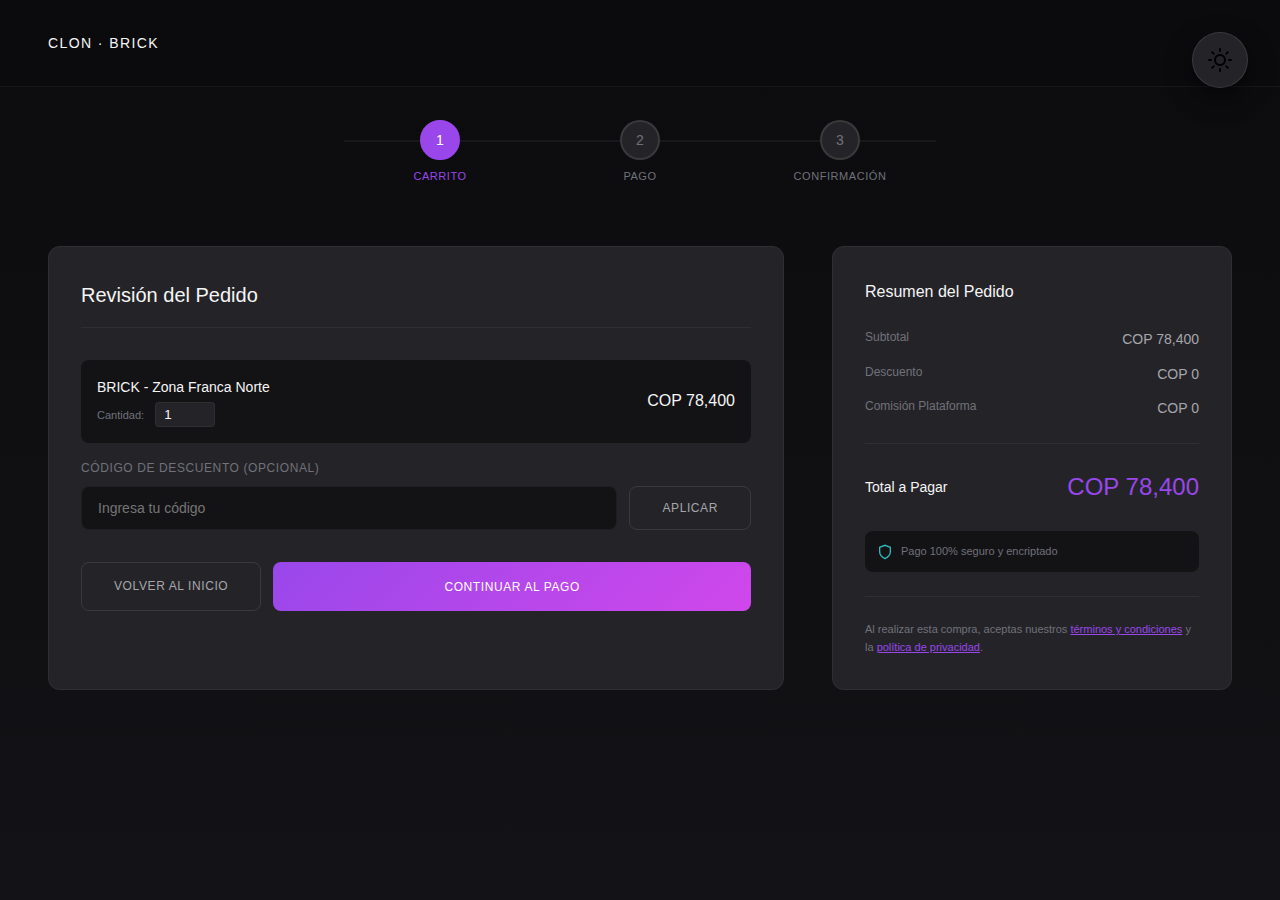
<file: checkout.html>
<!DOCTYPE html>
<html lang="es">
<head>
    <meta charset="UTF-8">
    <meta name="viewport" content="width=device-width, initial-scale=1.0">
    <title>CLON BRICK - Checkout</title>
    <style>
        * {
            margin: 0;
            padding: 0;
            box-sizing: border-box;
        }

        :root {
            /* Dark Theme (Default) */
            --bg-primary: hsl(240, 10%, 5%);
            --bg-secondary: hsl(240, 8%, 8%);
            --bg-tertiary: hsl(240, 6%, 12%);
            --bg-elevated: hsl(240, 5%, 15%);
            --text-primary: hsl(0, 0%, 96%);
            --text-secondary: hsl(240, 3%, 66%);
            --text-tertiary: hsl(240, 4%, 46%);
            --text-muted: hsl(240, 5%, 34%);
            --accent-primary: hsl(270, 80%, 60%);
            --accent-primary-hover: hsl(270, 80%, 65%);
            --accent-primary-alpha: hsla(270, 80%, 60%, 0.1);
            --accent-secondary: hsl(280, 60%, 70%);
            --accent-tertiary: hsl(250, 70%, 55%);
            --success: hsl(180, 60%, 45%);
            --warning: hsl(45, 70%, 50%);
            --danger: hsl(0, 70%, 50%);
            --border-subtle: hsla(0, 0%, 100%, 0.05);
            --border-default: hsla(0, 0%, 100%, 0.1);
            --shadow-lg: 0 10px 25px rgba(0, 0, 0, 0.5);
            --gradient-primary: linear-gradient(135deg, var(--accent-primary) 0%, hsl(290, 80%, 60%) 100%);
            --gradient-dark: linear-gradient(180deg, var(--bg-primary) 0%, var(--bg-secondary) 100%);
            --transition-base: 0.3s ease;
        }

        [data-theme="light"] {
            --bg-primary: hsl(0, 0%, 100%);
            --bg-secondary: hsl(240, 5%, 98%);
            --bg-tertiary: hsl(240, 5%, 96%);
            --bg-elevated: hsl(0, 0%, 100%);
            --text-primary: hsl(240, 10%, 10%);
            --text-secondary: hsl(240, 5%, 34%);
            --text-tertiary: hsl(240, 4%, 46%);
            --text-muted: hsl(240, 3%, 66%);
            --accent-primary: hsl(270, 80%, 50%);
            --accent-primary-hover: hsl(270, 80%, 45%);
            --accent-primary-alpha: hsla(270, 80%, 50%, 0.1);
            --border-subtle: hsla(240, 10%, 10%, 0.06);
            --border-default: hsla(240, 10%, 10%, 0.12);
            --shadow-lg: 0 10px 25px rgba(0, 0, 0, 0.12);
        }

        body {
            font-family: -apple-system, BlinkMacSystemFont, 'Segoe UI', 'Roboto', 'Helvetica Neue', 'Arial', sans-serif;
            background: var(--gradient-dark);
            color: var(--text-secondary);
            line-height: 1.6;
            min-height: 100vh;
            transition: background-color 0.5s ease, color 0.5s ease;
        }

        /* Navigation */
        nav {
            position: fixed;
            width: 100%;
            top: 0;
            z-index: 1000;
            padding: 32px 48px;
            background: var(--bg-primary);
            backdrop-filter: blur(10px);
            -webkit-backdrop-filter: blur(10px);
            transition: all var(--transition-base);
            border-bottom: 1px solid var(--border-subtle);
        }

        .nav-content {
            max-width: 1400px;
            margin: 0 auto;
            display: flex;
            justify-content: space-between;
            align-items: center;
        }

        .logo {
            font-size: 14px;
            font-weight: 500;
            letter-spacing: 0.1em;
            color: var(--text-primary);
            text-decoration: none;
        }

        /* Theme Toggle */
        .theme-toggle {
            position: fixed;
            top: 32px;
            right: 32px;
            z-index: 9999;
            background: var(--bg-elevated);
            border: 1px solid var(--border-default);
            width: 56px;
            height: 56px;
            border-radius: 50%;
            display: flex;
            align-items: center;
            justify-content: center;
            cursor: pointer;
            transition: all var(--transition-base);
            box-shadow: var(--shadow-lg);
        }

        .theme-toggle:hover {
            transform: scale(1.1);
            border-color: var(--accent-primary);
        }

        .theme-icon {
            width: 24px;
            height: 24px;
            position: relative;
        }

        .theme-icon svg {
            position: absolute;
            top: 50%;
            left: 50%;
            transform: translate(-50%, -50%);
            transition: all 0.5s cubic-bezier(0.23, 1, 0.32, 1);
        }

        [data-theme="dark"] .sun {
            opacity: 1;
        }

        [data-theme="dark"] .moon {
            opacity: 0;
            transform: translate(-50%, -50%) rotate(-180deg);
        }

        [data-theme="light"] .sun {
            opacity: 0;
            transform: translate(-50%, -50%) rotate(180deg);
        }

        [data-theme="light"] .moon {
            opacity: 1;
        }

        /* Checkout Container */
        .checkout-container {
            min-height: 100vh;
            padding: 120px 48px 80px;
        }

        .checkout-wrapper {
            max-width: 1200px;
            margin: 0 auto;
        }

        /* Progress Steps */
        .progress-steps {
            display: flex;
            justify-content: center;
            margin-bottom: 60px;
            position: relative;
        }

        .progress-line {
            position: absolute;
            top: 20px;
            left: 25%;
            right: 25%;
            height: 2px;
            background: var(--border-subtle);
            z-index: 0;
        }

        .progress-line-active {
            position: absolute;
            top: 20px;
            left: 25%;
            height: 2px;
            background: var(--accent-primary);
            z-index: 1;
            transition: width 0.5s ease;
        }

        .step {
            display: flex;
            flex-direction: column;
            align-items: center;
            gap: 8px;
            position: relative;
            z-index: 2;
            flex: 1;
            max-width: 200px;
        }

        .step-circle {
            width: 40px;
            height: 40px;
            border-radius: 50%;
            background: var(--bg-elevated);
            border: 2px solid var(--border-default);
            display: flex;
            align-items: center;
            justify-content: center;
            font-size: 14px;
            color: var(--text-tertiary);
            transition: all var(--transition-base);
        }

        .step.active .step-circle {
            background: var(--accent-primary);
            border-color: var(--accent-primary);
            color: white;
        }

        .step.completed .step-circle {
            background: var(--success);
            border-color: var(--success);
            color: white;
        }

        .step-label {
            font-size: 11px;
            color: var(--text-tertiary);
            text-transform: uppercase;
            letter-spacing: 0.05em;
        }

        .step.active .step-label {
            color: var(--accent-primary);
        }

        /* Checkout Grid */
        .checkout-grid {
            display: grid;
            grid-template-columns: 1fr 400px;
            gap: 48px;
        }

        /* Checkout Main */
        .checkout-main {
            background: var(--bg-elevated);
            border: 1px solid var(--border-subtle);
            border-radius: 12px;
            padding: 32px;
        }

        .section-title {
            font-size: 20px;
            font-weight: 300;
            color: var(--text-primary);
            margin-bottom: 32px;
            padding-bottom: 16px;
            border-bottom: 1px solid var(--border-subtle);
        }

        /* Form Elements */
        .form-group {
            margin-bottom: 24px;
        }

        .form-label {
            display: block;
            font-size: 12px;
            color: var(--text-tertiary);
            letter-spacing: 0.05em;
            text-transform: uppercase;
            margin-bottom: 8px;
        }

        .form-input {
            width: 100%;
            padding: 12px 16px;
            background: var(--bg-secondary);
            border: 1px solid var(--border-subtle);
            border-radius: 8px;
            color: var(--text-primary);
            font-size: 14px;
            transition: all var(--transition-base);
            outline: none;
        }

        .form-input:focus {
            border-color: var(--accent-primary);
            box-shadow: 0 0 0 3px var(--accent-primary-alpha);
        }

        .form-row {
            display: grid;
            grid-template-columns: 1fr 1fr;
            gap: 24px;
        }

        /* Payment Methods */
        .payment-methods {
            display: grid;
            gap: 16px;
            margin-bottom: 24px;
        }

        .payment-method {
            padding: 20px;
            background: var(--bg-secondary);
            border: 2px solid var(--border-subtle);
            border-radius: 8px;
            cursor: pointer;
            transition: all var(--transition-base);
            position: relative;
        }

        .payment-method:hover {
            border-color: var(--accent-primary);
        }

        .payment-method.selected {
            border-color: var(--accent-primary);
            background: var(--accent-primary-alpha);
        }

        .payment-method input[type="radio"] {
            position: absolute;
            opacity: 0;
        }

        .payment-method-header {
            display: flex;
            justify-content: space-between;
            align-items: center;
            margin-bottom: 8px;
        }

        .payment-method-title {
            font-size: 14px;
            color: var(--text-primary);
            font-weight: 500;
        }

        .payment-method-badge {
            font-size: 10px;
            padding: 4px 8px;
            background: var(--success);
            color: white;
            border-radius: 4px;
            text-transform: uppercase;
        }

        .payment-method-description {
            font-size: 12px;
            color: var(--text-tertiary);
        }

        /* Order Summary */
        .checkout-sidebar {
            position: sticky;
            top: 120px;
            height: fit-content;
        }

        .order-summary {
            background: var(--bg-elevated);
            border: 1px solid var(--border-subtle);
            border-radius: 12px;
            padding: 32px;
        }

        .summary-item {
            display: flex;
            justify-content: space-between;
            align-items: center;
            padding: 16px;
            background: var(--bg-secondary);
            border-radius: 8px;
            margin-bottom: 16px;
        }

        .summary-item-info {
            display: flex;
            flex-direction: column;
            gap: 4px;
        }

        .summary-item-title {
            font-size: 14px;
            color: var(--text-primary);
        }

        .summary-item-quantity {
            font-size: 11px;
            color: var(--text-tertiary);
        }

        .summary-item-price {
            font-size: 16px;
            color: var(--text-primary);
            font-weight: 300;
        }

        .summary-divider {
            height: 1px;
            background: var(--border-subtle);
            margin: 24px 0;
        }

        .summary-row {
            display: flex;
            justify-content: space-between;
            margin-bottom: 12px;
        }

        .summary-label {
            font-size: 12px;
            color: var(--text-tertiary);
        }

        .summary-value {
            font-size: 14px;
            color: var(--text-secondary);
        }

        .summary-total {
            display: flex;
            justify-content: space-between;
            align-items: center;
            margin-top: 24px;
            padding-top: 24px;
            border-top: 1px solid var(--border-subtle);
        }

        .summary-total .summary-label {
            font-size: 14px;
            font-weight: 500;
            color: var(--text-primary);
        }

        .summary-total .summary-value {
            font-size: 24px;
            font-weight: 300;
            color: var(--accent-primary);
        }

        /* Buttons */
        .btn-group {
            display: flex;
            gap: 12px;
            margin-top: 32px;
        }

        .btn {
            padding: 14px 32px;
            border: none;
            border-radius: 8px;
            font-size: 12px;
            font-weight: 500;
            letter-spacing: 0.05em;
            text-transform: uppercase;
            cursor: pointer;
            transition: all var(--transition-base);
            text-decoration: none;
            display: inline-block;
            text-align: center;
        }

        .btn-primary {
            background: var(--gradient-primary);
            color: white;
            flex: 1;
        }

        .btn-primary:hover {
            transform: translateY(-2px);
            box-shadow: var(--shadow-lg);
        }

        .btn-secondary {
            background: transparent;
            border: 1px solid var(--border-default);
            color: var(--text-secondary);
        }

        .btn-secondary:hover {
            border-color: var(--accent-primary);
            color: var(--accent-primary);
        }

        /* Security Badge */
        .security-badge {
            display: flex;
            align-items: center;
            gap: 8px;
            padding: 12px;
            background: var(--bg-secondary);
            border-radius: 8px;
            margin-top: 24px;
        }

        .security-icon {
            width: 16px;
            height: 16px;
            color: var(--success);
        }

        .security-text {
            font-size: 11px;
            color: var(--text-tertiary);
        }

        /* Loading State */
        .loading {
            display: none;
            text-align: center;
            padding: 48px;
        }

        .loading.active {
            display: block;
        }

        .spinner {
            width: 40px;
            height: 40px;
            margin: 0 auto 16px;
            border: 3px solid var(--border-subtle);
            border-top-color: var(--accent-primary);
            border-radius: 50%;
            animation: spin 1s linear infinite;
        }

        @keyframes spin {
            to { transform: rotate(360deg); }
        }

        /* Success State */
        .success-state {
            display: none;
            text-align: center;
            padding: 48px;
        }

        .success-state.active {
            display: block;
        }

        .success-icon {
            width: 64px;
            height: 64px;
            margin: 0 auto 24px;
            background: var(--success);
            border-radius: 50%;
            display: flex;
            align-items: center;
            justify-content: center;
            color: white;
            font-size: 32px;
        }

        .success-title {
            font-size: 24px;
            color: var(--text-primary);
            margin-bottom: 12px;
        }

        .success-message {
            font-size: 14px;
            color: var(--text-secondary);
            margin-bottom: 32px;
        }

        /* Responsive */
        @media (max-width: 768px) {
            .checkout-container {
                padding: 100px 24px 60px;
            }

            .checkout-grid {
                grid-template-columns: 1fr;
                gap: 32px;
            }

            .checkout-sidebar {
                position: relative;
                top: 0;
            }

            .progress-steps {
                margin-bottom: 40px;
            }

            .step-label {
                font-size: 10px;
            }

            .form-row {
                grid-template-columns: 1fr;
            }
        }
    </style>
</head>
<body data-theme="dark">
    <!-- Navigation -->
    <nav>
        <div class="nav-content">
            <a href="/" class="logo">CLON · BRICK</a>
        </div>
    </nav>

    <!-- Theme Toggle -->
    <button class="theme-toggle" id="themeToggle" aria-label="Cambiar tema">
        <div class="theme-icon">
            <svg class="sun" width="24" height="24" viewBox="0 0 24 24" fill="none" stroke="currentColor" stroke-width="2" stroke-linecap="round" stroke-linejoin="round">
                <circle cx="12" cy="12" r="5"></circle>
                <line x1="12" y1="1" x2="12" y2="3"></line>
                <line x1="12" y1="21" x2="12" y2="23"></line>
                <line x1="4.22" y1="4.22" x2="5.64" y2="5.64"></line>
                <line x1="18.36" y1="18.36" x2="19.78" y2="19.78"></line>
                <line x1="1" y1="12" x2="3" y2="12"></line>
                <line x1="21" y1="12" x2="23" y2="12"></line>
                <line x1="4.22" y1="19.78" x2="5.64" y2="18.36"></line>
                <line x1="18.36" y1="5.64" x2="19.78" y2="4.22"></line>
            </svg>
            <svg class="moon" width="24" height="24" viewBox="0 0 24 24" fill="none" stroke="currentColor" stroke-width="2" stroke-linecap="round" stroke-linejoin="round">
                <path d="M21 12.79A9 9 0 1 1 11.21 3 7 7 0 0 0 21 12.79z"></path>
            </svg>
        </div>
    </button>

    <!-- Checkout Container -->
    <div class="checkout-container">
        <div class="checkout-wrapper">
            <!-- Progress Steps -->
            <div class="progress-steps">
                <div class="progress-line"></div>
                <div class="progress-line-active" id="progressLine" style="width: 0%"></div>
                
                <div class="step active" id="step1">
                    <div class="step-circle">1</div>
                    <div class="step-label">Carrito</div>
                </div>
                <div class="step" id="step2">
                    <div class="step-circle">2</div>
                    <div class="step-label">Pago</div>
                </div>
                <div class="step" id="step3">
                    <div class="step-circle">3</div>
                    <div class="step-label">Confirmación</div>
                </div>
            </div>

            <!-- Checkout Grid -->
            <div class="checkout-grid">
                <!-- Main Content -->
                <div class="checkout-main">
                    <!-- Step 1: Cart Review -->
                    <div id="step1Content" class="step-content">
                        <h2 class="section-title">Revisión del Pedido</h2>
                        
                        <div class="summary-item">
                            <div class="summary-item-info">
                                <div class="summary-item-title">BRICK - Zona Franca Norte</div>
                                <div class="summary-item-quantity">
                                    Cantidad: 
                                    <input type="number" id="brickQuantity" value="1" min="1" max="500" style="width: 60px; margin-left: 8px; padding: 4px 8px; background: var(--bg-elevated); border: 1px solid var(--border-subtle); border-radius: 4px; color: var(--text-primary);">
                                </div>
                            </div>
                            <div class="summary-item-price">COP 78,400</div>
                        </div>

                        <div class="form-group">
                            <label class="form-label">Código de Descuento (Opcional)</label>
                            <div style="display: flex; gap: 12px;">
                                <input type="text" class="form-input" placeholder="Ingresa tu código" id="discountCode">
                                <button class="btn btn-secondary" style="width: auto;" onclick="applyDiscount()">Aplicar</button>
                            </div>
                        </div>

                        <div class="btn-group">
                            <a href="/" class="btn btn-secondary">Volver al Inicio</a>
                            <button class="btn btn-primary" onclick="nextStep()">Continuar al Pago</button>
                        </div>
                    </div>

                    <!-- Step 2: Payment -->
                    <div id="step2Content" class="step-content" style="display: none;">
                        <h2 class="section-title">Método de Pago</h2>
                        
                        <div class="payment-methods">
                            <label class="payment-method selected">
                                <input type="radio" name="payment" value="crypto" checked>
                                <div class="payment-method-header">
                                    <span class="payment-method-title">Criptomonedas</span>
                                    <span class="payment-method-badge">Recomendado</span>
                                </div>
                                <div class="payment-method-description">
                                    Paga con USDT, USDC, ETH o BTC. Confirmación instantánea.
                                </div>
                            </label>

                            <label class="payment-method">
                                <input type="radio" name="payment" value="bank">
                                <div class="payment-method-header">
                                    <span class="payment-method-title">Transferencia Bancaria</span>
                                </div>
                                <div class="payment-method-description">
                                    Transferencia desde tu banco. Procesamiento en 24-48 horas.
                                </div>
                            </label>

                            <label class="payment-method">
                                <input type="radio" name="payment" value="card">
                                <div class="payment-method-header">
                                    <span class="payment-method-title">Tarjeta de Crédito/Débito</span>
                                </div>
                                <div class="payment-method-description">
                                    Visa, Mastercard, American Express. Cargo adicional del 3%.
                                </div>
                            </label>
                        </div>

                        <div id="cryptoPayment">
                            <div class="form-group">
                                <label class="form-label">Selecciona la Criptomoneda</label>
                                <select class="form-input">
                                    <option>USDT (TRC-20)</option>
                                    <option>USDT (ERC-20)</option>
                                    <option>USDC</option>
                                    <option>ETH</option>
                                    <option>BTC</option>
                                </select>
                            </div>

                            <div class="form-group">
                                <label class="form-label">Wallet de Origen</label>
                                <input type="text" class="form-input" placeholder="0x...">
                            </div>
                        </div>

                        <div id="bankPayment" style="display: none;">
                            <div class="form-row">
                                <div class="form-group">
                                    <label class="form-label">Banco</label>
                                    <select class="form-input">
                                        <option>Bancolombia</option>
                                        <option>BBVA</option>
                                        <option>Davivienda</option>
                                        <option>Banco de Bogotá</option>
                                    </select>
                                </div>
                                <div class="form-group">
                                    <label class="form-label">Tipo de Cuenta</label>
                                    <select class="form-input">
                                        <option>Ahorros</option>
                                        <option>Corriente</option>
                                    </select>
                                </div>
                            </div>
                        </div>

                        <div id="cardPayment" style="display: none;">
                            <div class="form-group">
                                <label class="form-label">Número de Tarjeta</label>
                                <input type="text" class="form-input" placeholder="0000 0000 0000 0000" maxlength="19">
                            </div>
                            <div class="form-row">
                                <div class="form-group">
                                    <label class="form-label">Fecha de Vencimiento</label>
                                    <input type="text" class="form-input" placeholder="MM/AA" maxlength="5">
                                </div>
                                <div class="form-group">
                                    <label class="form-label">CVV</label>
                                    <input type="text" class="form-input" placeholder="000" maxlength="3">
                                </div>
                            </div>
                        </div>

                        <div class="btn-group">
                            <button class="btn btn-secondary" onclick="previousStep()">Atrás</button>
                            <button class="btn btn-primary" onclick="processPayment()">Procesar Pago</button>
                        </div>
                    </div>

                    <!-- Step 3: Confirmation -->
                    <div id="step3Content" class="step-content" style="display: none;">
                        <!-- Loading State -->
                        <div class="loading active" id="loadingState">
                            <div class="spinner"></div>
                            <p style="color: var(--text-secondary);">Procesando tu pago...</p>
                        </div>

                        <!-- Success State -->
                        <div class="success-state" id="successState">
                            <div class="success-icon">✓</div>
                            <h2 class="success-title">¡Compra Exitosa!</h2>
                            <p class="success-message">
                                Has adquirido <span id="finalBricks">1</span> BRICK(s) por un total de COP <span id="finalAmount">78,400</span>
                            </p>
                            <p style="font-size: 12px; color: var(--text-tertiary); margin-bottom: 32px;">
                                ID de Transacción: #BRICK-2024-<span id="transactionId">000000</span><br>
                                Recibirás un email de confirmación en los próximos minutos.
                            </p>
                            <div class="btn-group">
                                <a href="/profile" class="btn btn-secondary">Ver Mi Portfolio</a>
                                <a href="/" class="btn btn-primary">Comprar Más BRICKS</a>
                            </div>
                        </div>
                    </div>
                </div>

                <!-- Sidebar -->
                <div class="checkout-sidebar">
                    <div class="order-summary">
                        <h3 style="font-size: 16px; font-weight: 400; color: var(--text-primary); margin-bottom: 24px;">
                            Resumen del Pedido
                        </h3>

                        <div class="summary-row">
                            <span class="summary-label">Subtotal</span>
                            <span class="summary-value" id="subtotal">COP 78,400</span>
                        </div>
                        <div class="summary-row">
                            <span class="summary-label">Descuento</span>
                            <span class="summary-value" id="discount">COP 0</span>
                        </div>
                        <div class="summary-row">
                            <span class="summary-label">Comisión Plataforma</span>
                            <span class="summary-value">COP 0</span>
                        </div>

                        <div class="summary-total">
                            <span class="summary-label">Total a Pagar</span>
                            <span class="summary-value" id="total">COP 78,400</span>
                        </div>

                        <div class="security-badge">
                            <svg class="security-icon" viewBox="0 0 24 24" fill="none" stroke="currentColor" stroke-width="2">
                                <path d="M12 22s8-4 8-10V5l-8-3-8 3v7c0 6 8 10 8 10z"></path>
                            </svg>
                            <span class="security-text">Pago 100% seguro y encriptado</span>
                        </div>

                        <div style="margin-top: 24px; padding-top: 24px; border-top: 1px solid var(--border-subtle);">
                            <p style="font-size: 11px; color: var(--text-tertiary); line-height: 1.6;">
                                Al realizar esta compra, aceptas nuestros <a href="/terms" style="color: var(--accent-primary);">términos y condiciones</a> 
                                y la <a href="/privacy" style="color: var(--accent-primary);">política de privacidad</a>.
                            </p>
                        </div>
                    </div>
                </div>
            </div>
        </div>
    </div>

    <script>
        // Theme Toggle
        const themeToggle = document.getElementById('themeToggle');
        const body = document.body;
        
        const savedTheme = localStorage.getItem('theme') || 'dark';
        body.setAttribute('data-theme', savedTheme);
        
        themeToggle.addEventListener('click', function() {
            const currentTheme = body.getAttribute('data-theme');
            const newTheme = currentTheme === 'dark' ? 'light' : 'dark';
            body.setAttribute('data-theme', newTheme);
            localStorage.setItem('theme', newTheme);
        });

        // Constants
        const BRICK_PRICE = 78400;
        let currentStep = 1;
        let discountAmount = 0;

        // Update total when quantity changes
        document.getElementById('brickQuantity').addEventListener('input', updateTotal);

        function updateTotal() {
            const quantity = parseInt(document.getElementById('brickQuantity').value) || 1;
            const subtotal = quantity * BRICK_PRICE;
            const total = subtotal - discountAmount;
            
            document.getElementById('subtotal').textContent = 'COP ' + formatNumber(subtotal);
            document.getElementById('total').textContent = 'COP ' + formatNumber(total);
        }

        function formatNumber(num) {
            return num.toString().replace(/\B(?=(\d{3})+(?!\d))/g, ',');
        }

        // Apply discount
        function applyDiscount() {
            const code = document.getElementById('discountCode').value.toUpperCase();
            if (code === 'EARLY2024') {
                discountAmount = BRICK_PRICE * 0.1; // 10% discount
                document.getElementById('discount').textContent = 'COP ' + formatNumber(discountAmount);
                updateTotal();
                alert('¡Descuento del 10% aplicado!');
            } else {
                alert('Código de descuento inválido');
            }
        }

        // Payment method selection
        document.querySelectorAll('input[name="payment"]').forEach(radio => {
            radio.addEventListener('change', function() {
                // Remove selected class from all
                document.querySelectorAll('.payment-method').forEach(method => {
                    method.classList.remove('selected');
                });
                
                // Add selected class to parent
                this.parentElement.classList.add('selected');
                
                // Show/hide payment forms
                document.getElementById('cryptoPayment').style.display = 'none';
                document.getElementById('bankPayment').style.display = 'none';
                document.getElementById('cardPayment').style.display = 'none';
                
                if (this.value === 'crypto') {
                    document.getElementById('cryptoPayment').style.display = 'block';
                } else if (this.value === 'bank') {
                    document.getElementById('bankPayment').style.display = 'block';
                } else if (this.value === 'card') {
                    document.getElementById('cardPayment').style.display = 'block';
                }
            });
        });

        // Step navigation
        function nextStep() {
            if (currentStep < 3) {
                // Hide current step
                document.getElementById(`step${currentStep}Content`).style.display = 'none';
                document.getElementById(`step${currentStep}`).classList.remove('active');
                document.getElementById(`step${currentStep}`).classList.add('completed');
                
                // Show next step
                currentStep++;
                document.getElementById(`step${currentStep}Content`).style.display = 'block';
                document.getElementById(`step${currentStep}`).classList.add('active');
                
                // Update progress line
                const progressWidth = ((currentStep - 1) / 2) * 50;
                document.getElementById('progressLine').style.width = progressWidth + '%';
            }
        }

        function previousStep() {
            if (currentStep > 1) {
                // Hide current step
                document.getElementById(`step${currentStep}Content`).style.display = 'none';
                document.getElementById(`step${currentStep}`).classList.remove('active');
                
                // Show previous step
                currentStep--;
                document.getElementById(`step${currentStep}`).classList.remove('completed');
                document.getElementById(`step${currentStep}`).classList.add('active');
                document.getElementById(`step${currentStep}Content`).style.display = 'block';
                
                // Update progress line
                const progressWidth = ((currentStep - 1) / 2) * 50;
                document.getElementById('progressLine').style.width = progressWidth + '%';
            }
        }

        function processPayment() {
            nextStep();
            
            // Simulate payment processing
            setTimeout(() => {
                document.getElementById('loadingState').classList.remove('active');
                document.getElementById('successState').classList.add('active');
                
                // Update final values
                const quantity = parseInt(document.getElementById('brickQuantity').value) || 1;
                const total = (quantity * BRICK_PRICE) - discountAmount;
                document.getElementById('finalBricks').textContent = quantity;
                document.getElementById('finalAmount').textContent = formatNumber(total);
                
                // Generate transaction ID
                const transactionId = Math.floor(100000 + Math.random() * 900000);
                document.getElementById('transactionId').textContent = transactionId;
                
                // Mark step 3 as completed
                document.getElementById('step3').classList.add('completed');
                document.getElementById('progressLine').style.width = '100%';
            }, 3000);
        }

        // Format card number input
        const cardInput = document.querySelector('input[placeholder="0000 0000 0000 0000"]');
        if (cardInput) {
            cardInput.addEventListener('input', function(e) {
                let value = e.target.value.replace(/\s/g, '');
                let formattedValue = value.match(/.{1,4}/g)?.join(' ') || value;
                e.target.value = formattedValue;
            });
        }

        // Format expiry date input
        const expiryInput = document.querySelector('input[placeholder="MM/AA"]');
        if (expiryInput) {
            expiryInput.addEventListener('input', function(e) {
                let value = e.target.value.replace(/\D/g, '');
                if (value.length >= 2) {
                    value = value.slice(0, 2) + '/' + value.slice(2, 4);
                }
                e.target.value = value;
            });
        }
    </script>
</body>
</html>
</file>
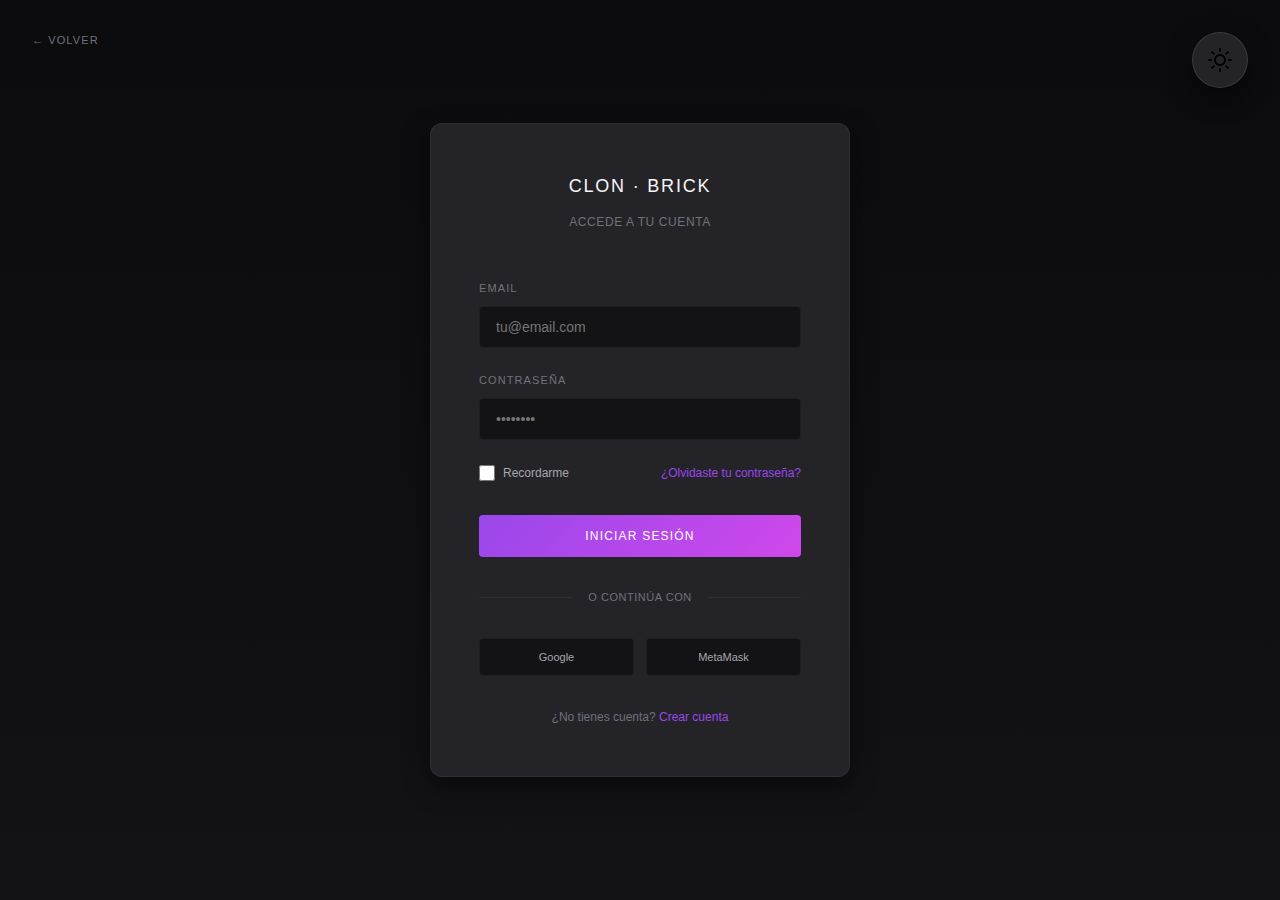
<file: login.html>
<!DOCTYPE html>
<html lang="es">
<head>
    <meta charset="UTF-8">
    <meta name="viewport" content="width=device-width, initial-scale=1.0">
    <title>CLON BRICK - Iniciar Sesión</title>
    <style>
        * {
            margin: 0;
            padding: 0;
            box-sizing: border-box;
        }

        :root {
            /* Dark Theme (Default) */
            --bg-primary: hsl(240, 10%, 5%);
            --bg-secondary: hsl(240, 8%, 8%);
            --bg-tertiary: hsl(240, 6%, 12%);
            --bg-elevated: hsl(240, 5%, 15%);
            --text-primary: hsl(0, 0%, 96%);
            --text-secondary: hsl(240, 3%, 66%);
            --text-tertiary: hsl(240, 4%, 46%);
            --text-muted: hsl(240, 5%, 34%);
            --accent-primary: hsl(270, 80%, 60%);
            --accent-primary-hover: hsl(270, 80%, 65%);
            --accent-primary-alpha: hsla(270, 80%, 60%, 0.1);
            --accent-secondary: hsl(280, 60%, 70%);
            --border-subtle: hsla(0, 0%, 100%, 0.05);
            --border-default: hsla(0, 0%, 100%, 0.1);
            --shadow-lg: 0 10px 25px rgba(0, 0, 0, 0.5);
            --gradient-primary: linear-gradient(135deg, var(--accent-primary) 0%, hsl(290, 80%, 60%) 100%);
            --gradient-dark: linear-gradient(180deg, var(--bg-primary) 0%, var(--bg-secondary) 100%);
            --transition-base: 0.3s ease;
        }

        [data-theme="light"] {
            --bg-primary: hsl(0, 0%, 100%);
            --bg-secondary: hsl(240, 5%, 98%);
            --bg-tertiary: hsl(240, 5%, 96%);
            --bg-elevated: hsl(0, 0%, 100%);
            --text-primary: hsl(240, 10%, 10%);
            --text-secondary: hsl(240, 5%, 34%);
            --text-tertiary: hsl(240, 4%, 46%);
            --text-muted: hsl(240, 3%, 66%);
            --accent-primary: hsl(270, 80%, 50%);
            --accent-primary-hover: hsl(270, 80%, 45%);
            --accent-primary-alpha: hsla(270, 80%, 50%, 0.1);
            --border-subtle: hsla(240, 10%, 10%, 0.06);
            --border-default: hsla(240, 10%, 10%, 0.12);
            --shadow-lg: 0 10px 25px rgba(0, 0, 0, 0.12);
            --gradient-primary: linear-gradient(135deg, var(--accent-primary) 0%, hsl(290, 80%, 50%) 100%);
            --gradient-dark: linear-gradient(180deg, var(--bg-secondary) 0%, var(--bg-tertiary) 100%);
        }

        body {
            font-family: -apple-system, BlinkMacSystemFont, 'Segoe UI', 'Roboto', 'Helvetica Neue', 'Arial', sans-serif;
            background: var(--gradient-dark);
            color: var(--text-secondary);
            line-height: 1.6;
            min-height: 100vh;
            transition: background-color 0.5s ease, color 0.5s ease;
        }

        /* Theme Toggle */
        .theme-toggle {
            position: fixed;
            top: 32px;
            right: 32px;
            z-index: 9999;
            background: var(--bg-elevated);
            border: 1px solid var(--border-default);
            width: 56px;
            height: 56px;
            border-radius: 50%;
            display: flex;
            align-items: center;
            justify-content: center;
            cursor: pointer;
            transition: all var(--transition-base);
            box-shadow: var(--shadow-lg);
        }

        .theme-toggle:hover {
            transform: scale(1.1);
            border-color: var(--accent-primary);
        }

        .theme-icon {
            width: 24px;
            height: 24px;
            position: relative;
        }

        .theme-icon svg {
            position: absolute;
            top: 50%;
            left: 50%;
            transform: translate(-50%, -50%);
            transition: all 0.5s cubic-bezier(0.23, 1, 0.32, 1);
        }

        [data-theme="dark"] .sun {
            opacity: 1;
        }

        [data-theme="dark"] .moon {
            opacity: 0;
            transform: translate(-50%, -50%) rotate(-180deg);
        }

        [data-theme="light"] .sun {
            opacity: 0;
            transform: translate(-50%, -50%) rotate(180deg);
        }

        [data-theme="light"] .moon {
            opacity: 1;
        }

        /* Login Styles */
        .login-container {
            min-height: 100vh;
            display: flex;
            align-items: center;
            justify-content: center;
            padding: 40px 20px;
        }

        .login-box {
            width: 100%;
            max-width: 420px;
            background: var(--bg-elevated);
            border: 1px solid var(--border-subtle);
            border-radius: 12px;
            padding: 48px;
            position: relative;
            animation: slideUp 0.6s ease;
            box-shadow: var(--shadow-lg);
        }

        @keyframes slideUp {
            from {
                opacity: 0;
                transform: translateY(30px);
            }
            to {
                opacity: 1;
                transform: translateY(0);
            }
        }

        .login-header {
            text-align: center;
            margin-bottom: 48px;
        }

        .login-logo {
            font-size: 18px;
            font-weight: 500;
            letter-spacing: 0.1em;
            color: var(--text-primary);
            margin-bottom: 12px;
        }

        .login-subtitle {
            font-size: 12px;
            color: var(--text-tertiary);
            letter-spacing: 0.05em;
            text-transform: uppercase;
        }

        .form-group {
            margin-bottom: 24px;
        }

        .form-label {
            display: block;
            font-size: 11px;
            color: var(--text-tertiary);
            letter-spacing: 0.1em;
            text-transform: uppercase;
            margin-bottom: 8px;
        }

        .form-input {
            width: 100%;
            padding: 12px 16px;
            background: var(--bg-secondary);
            border: 1px solid var(--border-subtle);
            border-radius: 4px;
            color: var(--text-primary);
            font-size: 14px;
            transition: all var(--transition-base);
            outline: none;
        }

        .form-input:focus {
            border-color: var(--accent-primary);
            box-shadow: 0 0 0 3px var(--accent-primary-alpha);
        }

        .form-checkbox {
            display: flex;
            align-items: center;
            justify-content: space-between;
            margin-bottom: 32px;
        }

        .checkbox-wrapper {
            display: flex;
            align-items: center;
        }

        .checkbox-wrapper input[type="checkbox"] {
            width: 16px;
            height: 16px;
            margin-right: 8px;
            accent-color: var(--accent-primary);
        }

        .checkbox-wrapper label {
            font-size: 12px;
            color: var(--text-secondary);
            cursor: pointer;
        }

        .forgot-link {
            font-size: 12px;
            color: var(--accent-primary);
            text-decoration: none;
            transition: color var(--transition-base);
        }

        .forgot-link:hover {
            color: var(--accent-primary-hover);
        }

        .login-btn {
            width: 100%;
            padding: 14px 32px;
            background: var(--gradient-primary);
            border: none;
            border-radius: 4px;
            color: white;
            font-size: 12px;
            font-weight: 500;
            letter-spacing: 0.1em;
            text-transform: uppercase;
            cursor: pointer;
            transition: all var(--transition-base);
            position: relative;
            overflow: hidden;
        }

        .login-btn:hover {
            transform: translateY(-2px);
            box-shadow: var(--shadow-lg);
        }

        .divider {
            display: flex;
            align-items: center;
            margin: 32px 0;
        }

        .divider::before,
        .divider::after {
            content: '';
            flex: 1;
            height: 1px;
            background: var(--border-subtle);
        }

        .divider span {
            padding: 0 16px;
            font-size: 11px;
            color: var(--text-tertiary);
            letter-spacing: 0.05em;
        }

        .social-login {
            display: flex;
            gap: 12px;
            margin-bottom: 32px;
        }

        .social-btn {
            flex: 1;
            padding: 12px;
            background: var(--bg-secondary);
            border: 1px solid var(--border-subtle);
            border-radius: 4px;
            color: var(--text-secondary);
            font-size: 11px;
            text-align: center;
            text-decoration: none;
            transition: all var(--transition-base);
            cursor: pointer;
        }

        .social-btn:hover {
            border-color: var(--accent-primary);
            color: var(--accent-primary);
            transform: translateY(-2px);
        }

        .signup-link {
            text-align: center;
            font-size: 12px;
            color: var(--text-tertiary);
        }

        .signup-link a {
            color: var(--accent-primary);
            text-decoration: none;
            font-weight: 500;
        }

        .signup-link a:hover {
            color: var(--accent-primary-hover);
        }

        .back-home {
            position: absolute;
            top: 32px;
            left: 32px;
            color: var(--text-tertiary);
            text-decoration: none;
            font-size: 11px;
            letter-spacing: 0.1em;
            text-transform: uppercase;
            transition: all var(--transition-base);
        }

        .back-home:hover {
            color: var(--text-primary);
            transform: translateX(-4px);
        }

        .back-home::before {
            content: '← ';
        }

        @media (max-width: 768px) {
            .login-box {
                padding: 32px 24px;
            }

            .theme-toggle {
                width: 44px;
                height: 44px;
            }
        }
    </style>
</head>
<body data-theme="dark">
    <!-- Theme Toggle Button -->
    <button class="theme-toggle" id="themeToggle" aria-label="Cambiar tema">
        <div class="theme-icon">
            <svg class="sun" width="24" height="24" viewBox="0 0 24 24" fill="none" stroke="currentColor" stroke-width="2" stroke-linecap="round" stroke-linejoin="round">
                <circle cx="12" cy="12" r="5"></circle>
                <line x1="12" y1="1" x2="12" y2="3"></line>
                <line x1="12" y1="21" x2="12" y2="23"></line>
                <line x1="4.22" y1="4.22" x2="5.64" y2="5.64"></line>
                <line x1="18.36" y1="18.36" x2="19.78" y2="19.78"></line>
                <line x1="1" y1="12" x2="3" y2="12"></line>
                <line x1="21" y1="12" x2="23" y2="12"></line>
                <line x1="4.22" y1="19.78" x2="5.64" y2="18.36"></line>
                <line x1="18.36" y1="5.64" x2="19.78" y2="4.22"></line>
            </svg>
            <svg class="moon" width="24" height="24" viewBox="0 0 24 24" fill="none" stroke="currentColor" stroke-width="2" stroke-linecap="round" stroke-linejoin="round">
                <path d="M21 12.79A9 9 0 1 1 11.21 3 7 7 0 0 0 21 12.79z"></path>
            </svg>
        </div>
    </button>

    <!-- Back to Home -->
    <a href="/" class="back-home">Volver</a>

    <!-- Login Container -->
    <div class="login-container">
        <div class="login-box">
            <div class="login-header">
                <div class="login-logo">CLON · BRICK</div>
                <div class="login-subtitle">Accede a tu cuenta</div>
            </div>

            <form id="loginForm" onsubmit="handleLogin(event)">
                <div class="form-group">
                    <label class="form-label">Email</label>
                    <input type="email" class="form-input" placeholder="tu@email.com" required>
                </div>

                <div class="form-group">
                    <label class="form-label">Contraseña</label>
                    <input type="password" class="form-input" placeholder="••••••••" required>
                </div>

                <div class="form-checkbox">
                    <div class="checkbox-wrapper">
                        <input type="checkbox" id="remember">
                        <label for="remember">Recordarme</label>
                    </div>
                    <a href="#" class="forgot-link">¿Olvidaste tu contraseña?</a>
                </div>

                <button type="submit" class="login-btn">Iniciar Sesión</button>
            </form>

            <div class="divider">
                <span>O CONTINÚA CON</span>
            </div>

            <div class="social-login">
                <button class="social-btn">Google</button>
                <button class="social-btn">MetaMask</button>
            </div>

            <div class="signup-link">
                ¿No tienes cuenta? <a href="/register">Crear cuenta</a>
            </div>
        </div>
    </div>

    <script>
        // Theme Toggle
        const themeToggle = document.getElementById('themeToggle');
        const body = document.body;
        
        const savedTheme = localStorage.getItem('theme') || 'dark';
        body.setAttribute('data-theme', savedTheme);
        
        themeToggle.addEventListener('click', function() {
            const currentTheme = body.getAttribute('data-theme');
            const newTheme = currentTheme === 'dark' ? 'light' : 'dark';
            body.setAttribute('data-theme', newTheme);
            localStorage.setItem('theme', newTheme);
        });

        // Handle Login
        function handleLogin(event) {
            event.preventDefault();
            
            // Guardar que el usuario está logueado
            localStorage.setItem('isLoggedIn', 'true');
            
            // Redirigir al perfil
            window.location.href = '/profile';
        }
    </script>
</body>
</html>
</file>
